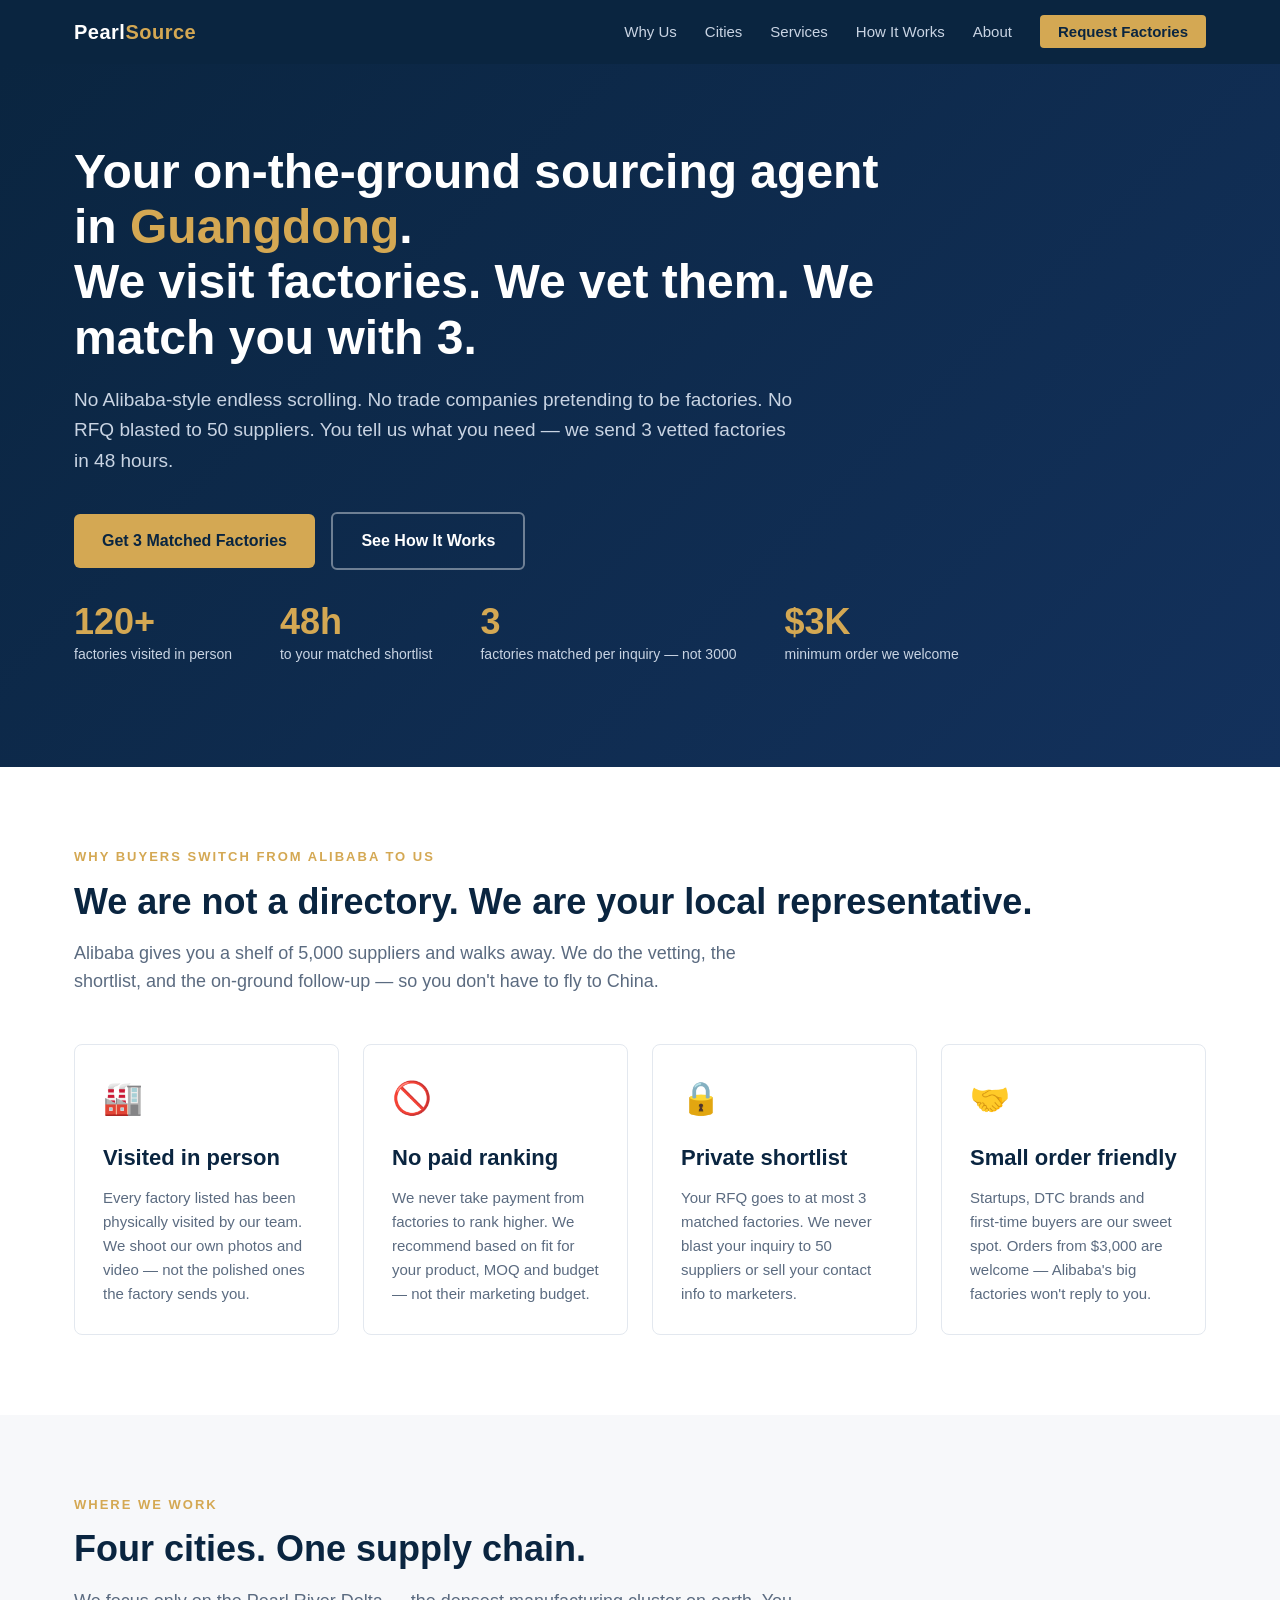
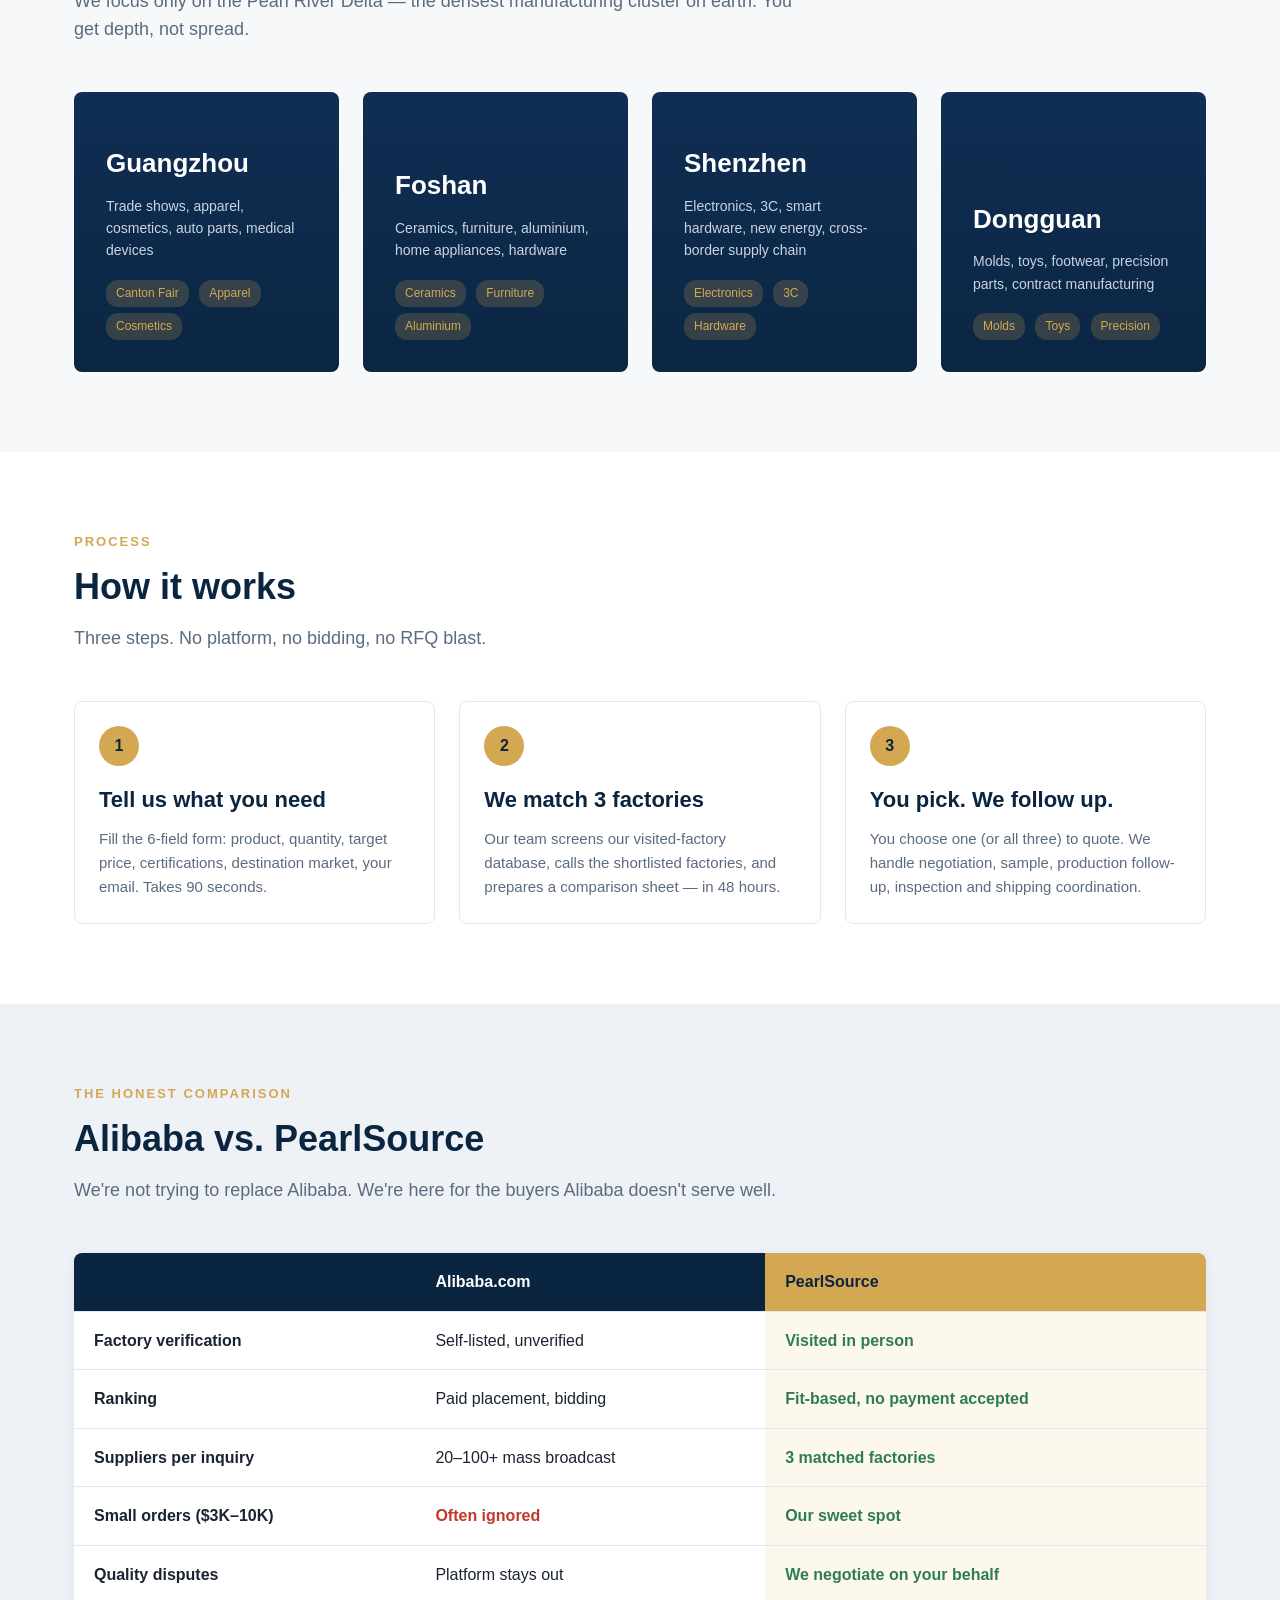
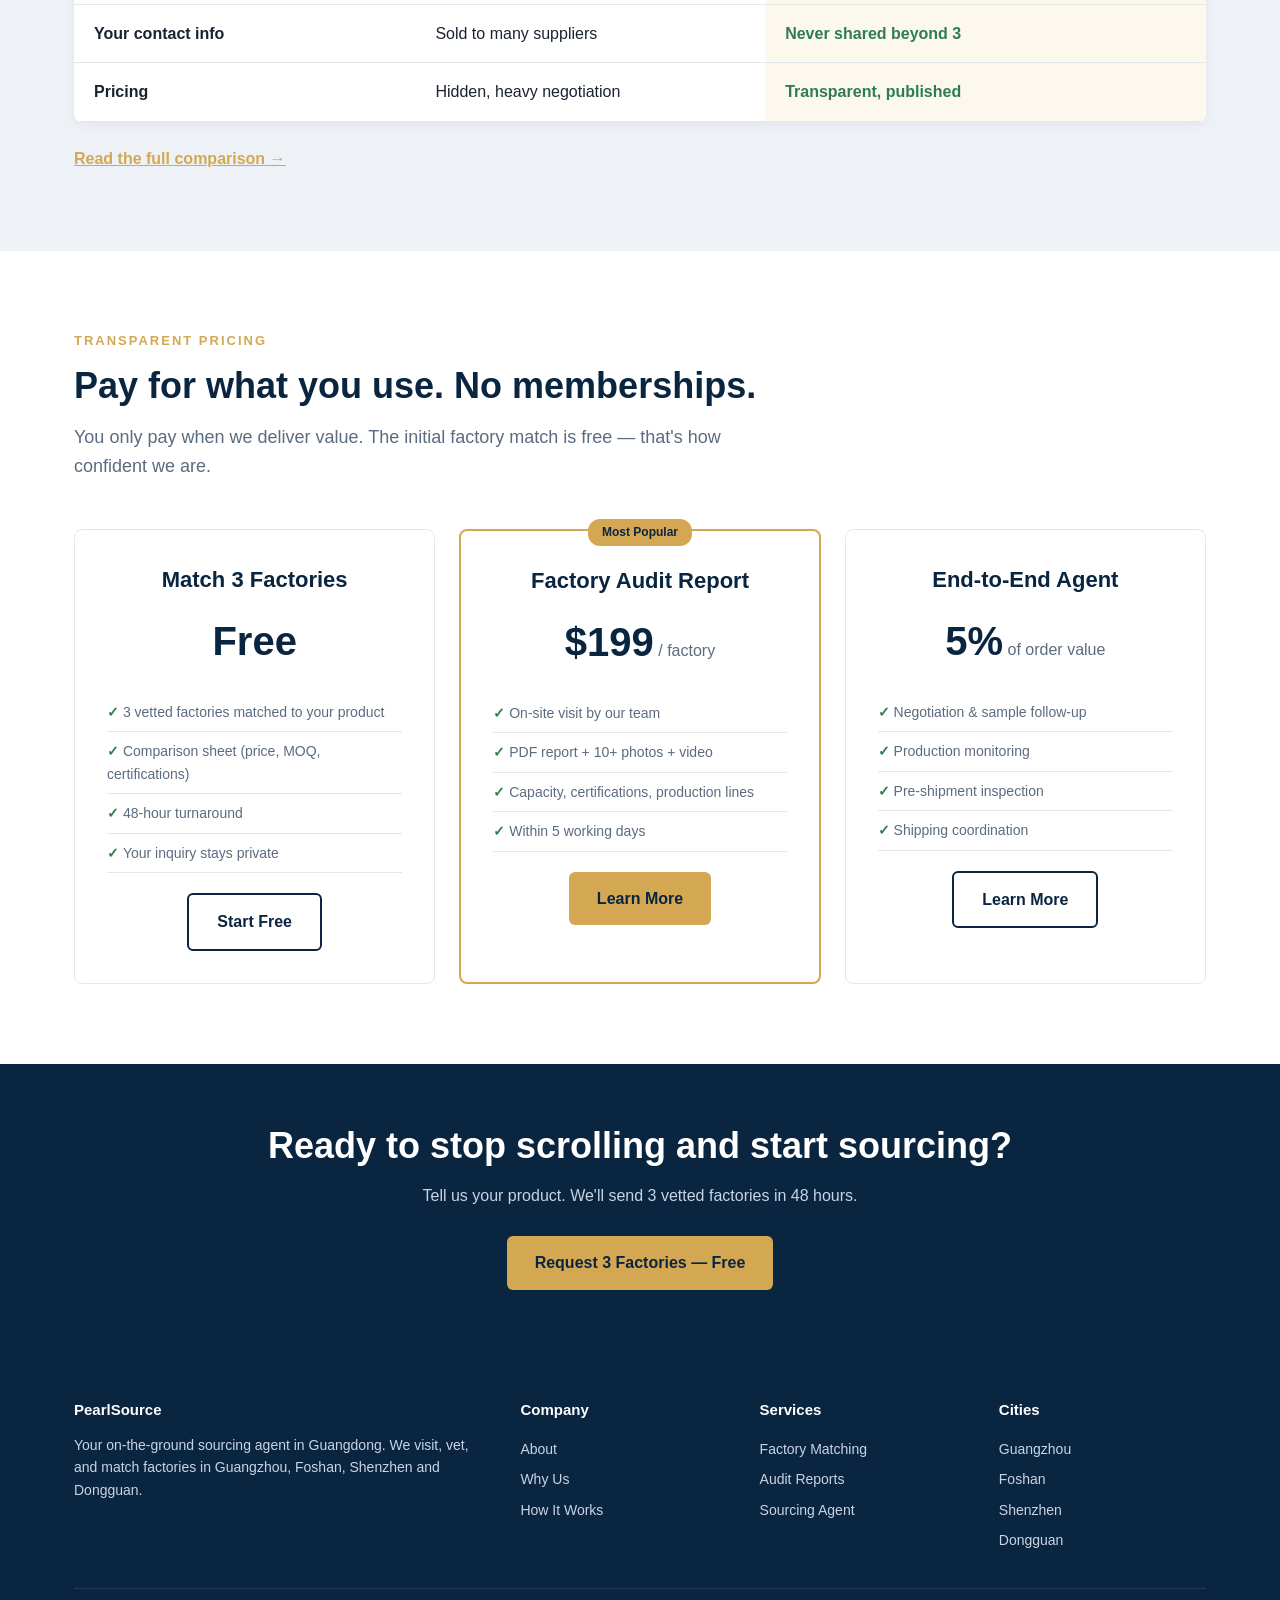
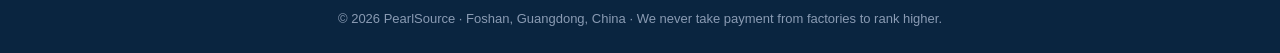
<file: index.html>
<!DOCTYPE html>
<html lang="en">
<head>
  <meta charset="UTF-8">
  <meta name="viewport" content="width=device-width, initial-scale=1.0">
  <title>PearlSource — Your On-the-Ground Sourcing Agent in Guangdong (Guangzhou, Foshan, Shenzhen, Dongguan)</title>
  <meta name="description" content="We visit factories in Guangzhou, Foshan, Shenzhen and Dongguan, vet them personally, and match you with 3 vetted suppliers in 48 hours. No Alibaba-style endless scrolling. No trade companies pretending to be factories.">
  <meta name="keywords" content="sourcing agent Guangzhou, Foshan factory audit, Shenzhen sourcing agent, Dongguan manufacturer, China sourcing agent, vetted factories Guangdong">
  <link rel="canonical" href="https://pearlsource.pages.dev/">

  <!-- Open Graph -->
  <meta property="og:title" content="PearlSource — On-the-Ground Sourcing Agent in Guangdong">
  <meta property="og:description" content="We visit factories in Guangzhou, Foshan, Shenzhen and Dongguan, vet them personally, and match you with 3 vetted suppliers.">
  <meta property="og:type" content="website">
  <meta property="og:url" content="https://pearlsource.pages.dev/">

  <!-- Schema: Organization -->
  <script type="application/ld+json">
  {
    "@context": "https://schema.org",
    "@type": "Organization",
    "name": "PearlSource",
    "description": "On-the-ground sourcing agent serving overseas buyers in Guangzhou, Foshan, Shenzhen and Dongguan.",
    "url": "https://pearlsource.pages.dev",
    "areaServed": ["Guangzhou", "Foshan", "Shenzhen", "Dongguan"],
    "address": {
      "@type": "PostalAddress",
      "addressLocality": "Foshan",
      "addressRegion": "Guangdong",
      "addressCountry": "CN"
    },
    "knowsAbout": ["factory audit", "sourcing", "quality control", "China manufacturing"]
  }
  </script>

  <link rel="stylesheet" href="/css/style.css">
</head>
<body>

<!-- NAV -->
<nav class="nav">
  <div class="container nav-inner">
    <a href="/" class="logo">Pearl<span>Source</span></a>
    <ul class="nav-links">
      <li><a href="/why-us.html">Why Us</a></li>
      <li><a href="/cities.html">Cities</a></li>
      <li><a href="/services.html">Services</a></li>
      <li><a href="/how-it-works.html">How It Works</a></li>
      <li><a href="/about.html">About</a></li>
      <li><a href="/sourcing-request.html" class="nav-cta">Request Factories</a></li>
    </ul>
  </div>
</nav>

<!-- HERO -->
<header class="hero">
  <div class="container">
    <h1>Your on-the-ground sourcing agent in <em>Guangdong</em>.<br>We visit factories. We vet them. We match you with 3.</h1>
    <p class="lead">No Alibaba-style endless scrolling. No trade companies pretending to be factories. No RFQ blasted to 50 suppliers. You tell us what you need — we send 3 vetted factories in 48 hours.</p>
    <div style="margin-bottom: 32px;">
      <a href="/sourcing-request.html" class="btn btn-primary">Get 3 Matched Factories</a>
      <a href="/how-it-works.html" class="btn btn-outline">See How It Works</a>
    </div>
    <div class="hero-stats">
      <div class="hero-stat">
        <span class="num">120+</span>
        <span class="label">factories visited in person</span>
      </div>
      <div class="hero-stat">
        <span class="num">48h</span>
        <span class="label">to your matched shortlist</span>
      </div>
      <div class="hero-stat">
        <span class="num">3</span>
        <span class="label">factories matched per inquiry — not 3000</span>
      </div>
      <div class="hero-stat">
        <span class="num">$3K</span>
        <span class="label">minimum order we welcome</span>
      </div>
    </div>
  </div>
</header>

<!-- DIFFERENTIATORS -->
<section>
  <div class="container">
    <div class="section-label">Why buyers switch from Alibaba to us</div>
    <h2>We are not a directory. We are your local representative.</h2>
    <p class="section-lead">Alibaba gives you a shelf of 5,000 suppliers and walks away. We do the vetting, the shortlist, and the on-ground follow-up — so you don't have to fly to China.</p>

    <div class="grid-4">
      <div class="card">
        <div class="icon">🏭</div>
        <h3>Visited in person</h3>
        <p>Every factory listed has been physically visited by our team. We shoot our own photos and video — not the polished ones the factory sends you.</p>
      </div>
      <div class="card">
        <div class="icon">🚫</div>
        <h3>No paid ranking</h3>
        <p>We never take payment from factories to rank higher. We recommend based on fit for your product, MOQ and budget — not their marketing budget.</p>
      </div>
      <div class="card">
        <div class="icon">🔒</div>
        <h3>Private shortlist</h3>
        <p>Your RFQ goes to at most 3 matched factories. We never blast your inquiry to 50 suppliers or sell your contact info to marketers.</p>
      </div>
      <div class="card">
        <div class="icon">🤝</div>
        <h3>Small order friendly</h3>
        <p>Startups, DTC brands and first-time buyers are our sweet spot. Orders from $3,000 are welcome — Alibaba's big factories won't reply to you.</p>
      </div>
    </div>
  </div>
</section>

<!-- CITIES -->
<section class="alt">
  <div class="container">
    <div class="section-label">Where we work</div>
    <h2>Four cities. One supply chain.</h2>
    <p class="section-lead">We focus only on the Pearl River Delta — the densest manufacturing cluster on earth. You get depth, not spread.</p>

    <div class="grid-4">
      <a href="/cities/guangzhou.html" class="city-card" style="text-decoration:none;">
        <h3>Guangzhou</h3>
        <div class="desc">Trade shows, apparel, cosmetics, auto parts, medical devices</div>
        <div class="tags">
          <span class="tag">Canton Fair</span>
          <span class="tag">Apparel</span>
          <span class="tag">Cosmetics</span>
        </div>
      </a>
      <a href="/cities/foshan.html" class="city-card" style="text-decoration:none;">
        <h3>Foshan</h3>
        <div class="desc">Ceramics, furniture, aluminium, home appliances, hardware</div>
        <div class="tags">
          <span class="tag">Ceramics</span>
          <span class="tag">Furniture</span>
          <span class="tag">Aluminium</span>
        </div>
      </a>
      <a href="/cities/shenzhen.html" class="city-card" style="text-decoration:none;">
        <h3>Shenzhen</h3>
        <div class="desc">Electronics, 3C, smart hardware, new energy, cross-border supply chain</div>
        <div class="tags">
          <span class="tag">Electronics</span>
          <span class="tag">3C</span>
          <span class="tag">Hardware</span>
        </div>
      </a>
      <a href="/cities/dongguan.html" class="city-card" style="text-decoration:none;">
        <h3>Dongguan</h3>
        <div class="desc">Molds, toys, footwear, precision parts, contract manufacturing</div>
        <div class="tags">
          <span class="tag">Molds</span>
          <span class="tag">Toys</span>
          <span class="tag">Precision</span>
        </div>
      </a>
    </div>
  </div>
</section>

<!-- HOW IT WORKS -->
<section>
  <div class="container">
    <div class="section-label">Process</div>
    <h2>How it works</h2>
    <p class="section-lead">Three steps. No platform, no bidding, no RFQ blast.</p>

    <div class="grid-3">
      <div class="step card">
        <span class="step-num">1</span>
        <h3>Tell us what you need</h3>
        <p>Fill the 6-field form: product, quantity, target price, certifications, destination market, your email. Takes 90 seconds.</p>
      </div>
      <div class="step card">
        <span class="step-num">2</span>
        <h3>We match 3 factories</h3>
        <p>Our team screens our visited-factory database, calls the shortlisted factories, and prepares a comparison sheet — in 48 hours.</p>
      </div>
      <div class="step card">
        <span class="step-num">3</span>
        <h3>You pick. We follow up.</h3>
        <p>You choose one (or all three) to quote. We handle negotiation, sample, production follow-up, inspection and shipping coordination.</p>
      </div>
    </div>
  </div>
</section>

<!-- COMPARISON PREVIEW -->
<section class="tint">
  <div class="container">
    <div class="section-label">The honest comparison</div>
    <h2>Alibaba vs. PearlSource</h2>
    <p class="section-lead">We're not trying to replace Alibaba. We're here for the buyers Alibaba doesn't serve well.</p>

    <table class="compare">
      <thead>
        <tr>
          <th></th>
          <th>Alibaba.com</th>
          <th class="us">PearlSource</th>
        </tr>
      </thead>
      <tbody>
        <tr>
          <td><strong>Factory verification</strong></td>
          <td>Self-listed, unverified</td>
          <td class="us"><span class="yes">Visited in person</span></td>
        </tr>
        <tr>
          <td><strong>Ranking</strong></td>
          <td>Paid placement, bidding</td>
          <td class="us"><span class="yes">Fit-based, no payment accepted</span></td>
        </tr>
        <tr>
          <td><strong>Suppliers per inquiry</strong></td>
          <td>20–100+ mass broadcast</td>
          <td class="us"><span class="yes">3 matched factories</span></td>
        </tr>
        <tr>
          <td><strong>Small orders ($3K–10K)</strong></td>
          <td><span class="no">Often ignored</span></td>
          <td class="us"><span class="yes">Our sweet spot</span></td>
        </tr>
        <tr>
          <td><strong>Quality disputes</strong></td>
          <td>Platform stays out</td>
          <td class="us"><span class="yes">We negotiate on your behalf</span></td>
        </tr>
        <tr>
          <td><strong>Your contact info</strong></td>
          <td>Sold to many suppliers</td>
          <td class="us"><span class="yes">Never shared beyond 3</span></td>
        </tr>
        <tr>
          <td><strong>Pricing</strong></td>
          <td>Hidden, heavy negotiation</td>
          <td class="us"><span class="yes">Transparent, published</span></td>
        </tr>
      </tbody>
    </table>

    <p style="margin-top: 24px;"><a href="/why-us.html" style="color: var(--amber); font-weight: 600;">Read the full comparison →</a></p>
  </div>
</section>

<!-- PRICING PREVIEW -->
<section>
  <div class="container">
    <div class="section-label">Transparent pricing</div>
    <h2>Pay for what you use. No memberships.</h2>
    <p class="section-lead">You only pay when we deliver value. The initial factory match is free — that's how confident we are.</p>

    <div class="grid-3">
      <div class="price-card">
        <h3>Match 3 Factories</h3>
        <div class="price">Free</div>
        <ul>
          <li>3 vetted factories matched to your product</li>
          <li>Comparison sheet (price, MOQ, certifications)</li>
          <li>48-hour turnaround</li>
          <li>Your inquiry stays private</li>
        </ul>
        <a href="/sourcing-request.html" class="btn btn-ghost">Start Free</a>
      </div>
      <div class="price-card featured">
        <div class="badge">Most Popular</div>
        <h3>Factory Audit Report</h3>
        <div class="price">$199<small> / factory</small></div>
        <ul>
          <li>On-site visit by our team</li>
          <li>PDF report + 10+ photos + video</li>
          <li>Capacity, certifications, production lines</li>
          <li>Within 5 working days</li>
        </ul>
        <a href="/services.html" class="btn btn-primary">Learn More</a>
      </div>
      <div class="price-card">
        <h3>End-to-End Agent</h3>
        <div class="price">5%<small> of order value</small></div>
        <ul>
          <li>Negotiation & sample follow-up</li>
          <li>Production monitoring</li>
          <li>Pre-shipment inspection</li>
          <li>Shipping coordination</li>
        </ul>
        <a href="/services.html" class="btn btn-ghost">Learn More</a>
      </div>
    </div>
  </div>
</section>

<!-- CTA BAND -->
<section class="cta-band">
  <div class="container">
    <h2>Ready to stop scrolling and start sourcing?</h2>
    <p>Tell us your product. We'll send 3 vetted factories in 48 hours.</p>
    <a href="/sourcing-request.html" class="btn btn-primary">Request 3 Factories — Free</a>
  </div>
</section>

<!-- FOOTER -->
<footer>
  <div class="container">
    <div class="footer-grid">
      <div>
        <h4>PearlSource</h4>
        <p style="margin-top: 8px;">Your on-the-ground sourcing agent in Guangdong. We visit, vet, and match factories in Guangzhou, Foshan, Shenzhen and Dongguan.</p>
      </div>
      <div>
        <h4>Company</h4>
        <a href="/about.html">About</a>
        <a href="/why-us.html">Why Us</a>
        <a href="/how-it-works.html">How It Works</a>
      </div>
      <div>
        <h4>Services</h4>
        <a href="/services.html">Factory Matching</a>
        <a href="/services.html">Audit Reports</a>
        <a href="/services.html">Sourcing Agent</a>
      </div>
      <div>
        <h4>Cities</h4>
        <a href="/cities/guangzhou.html">Guangzhou</a>
        <a href="/cities/foshan.html">Foshan</a>
        <a href="/cities/shenzhen.html">Shenzhen</a>
        <a href="/cities/dongguan.html">Dongguan</a>
      </div>
    </div>
    <div class="footer-bottom">
      © 2026 PearlSource · Foshan, Guangdong, China · We never take payment from factories to rank higher.
    </div>
  </div>
</footer>

</body>
</html>
</file>
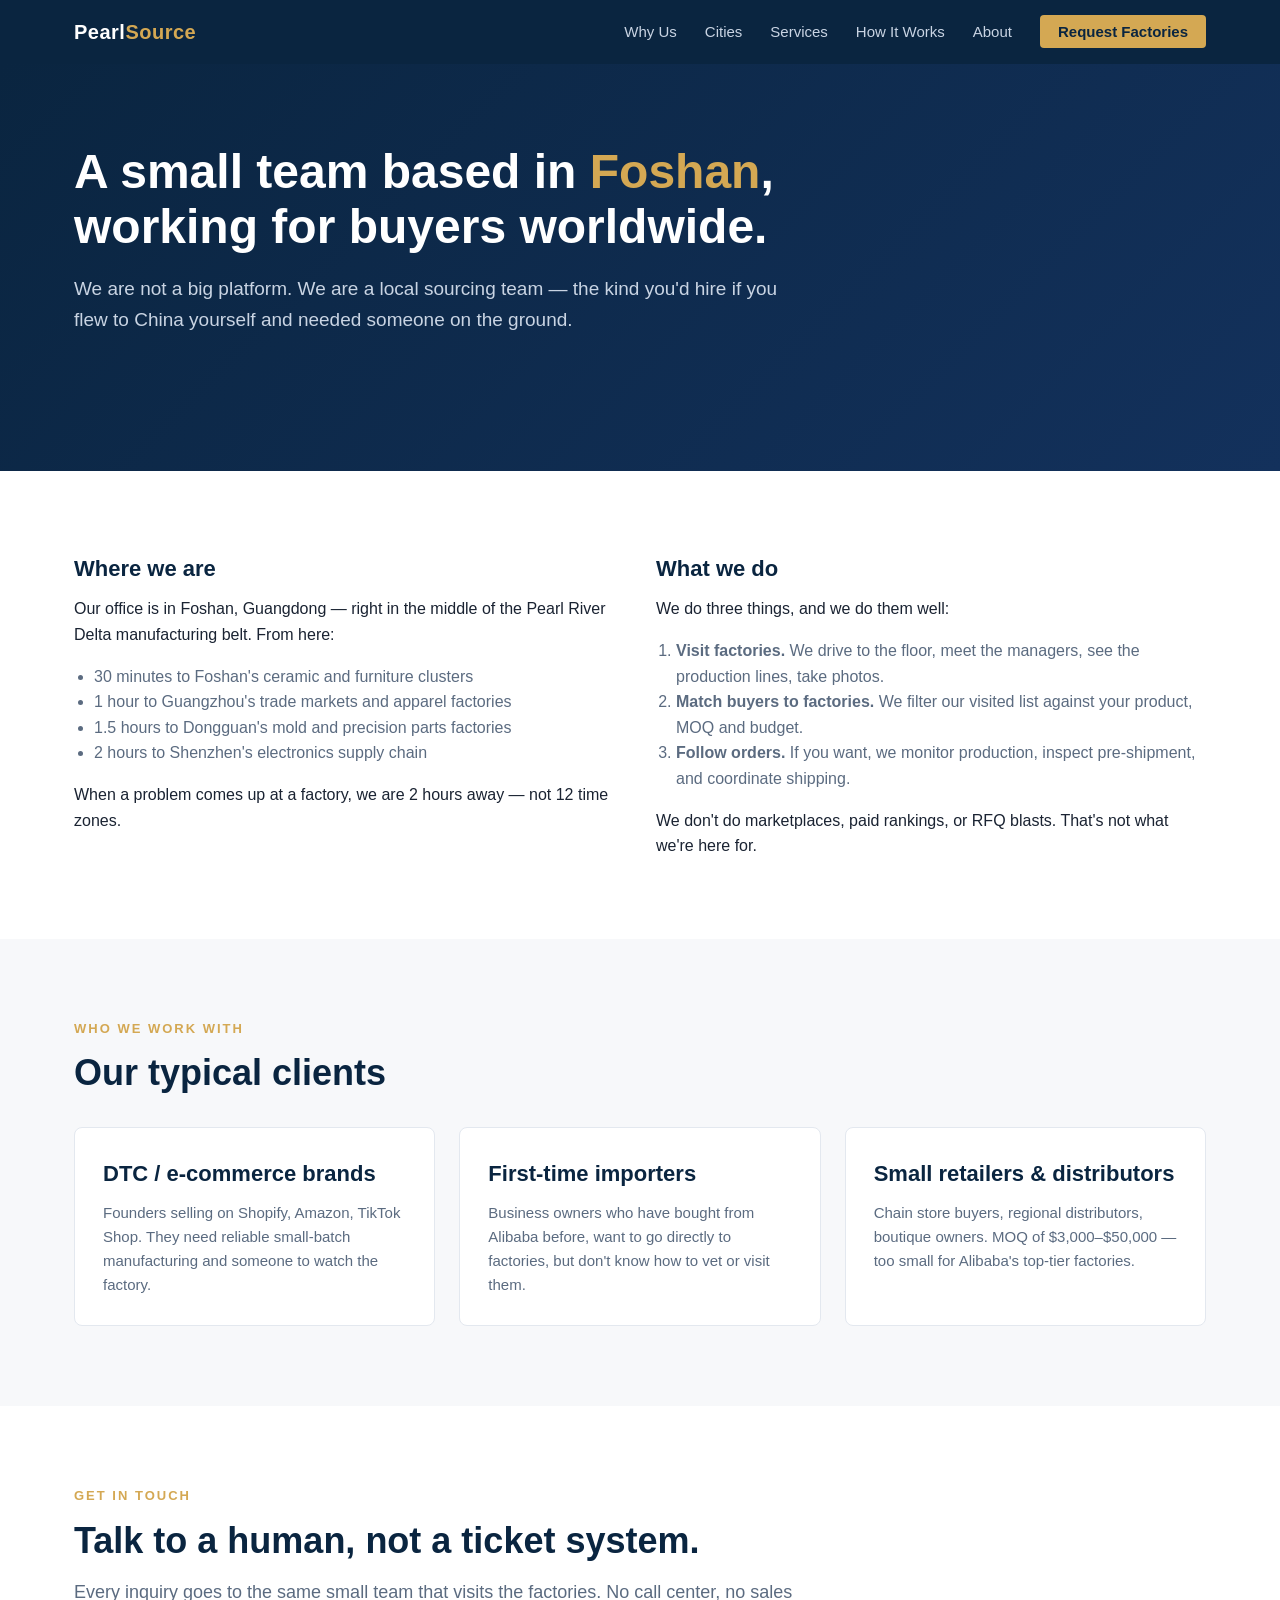
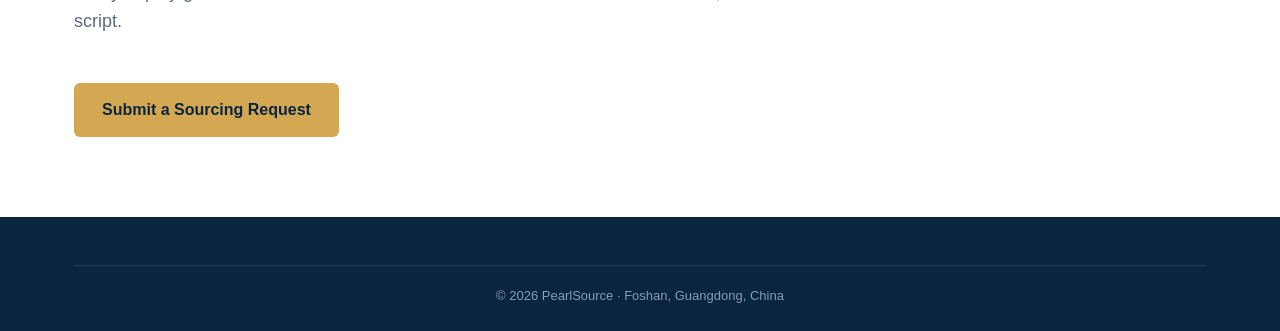
<file: about.html>
<!DOCTYPE html>
<html lang="en">
<head>
  <meta charset="UTF-8">
  <meta name="viewport" content="width=device-width, initial-scale=1.0">
  <title>About PearlSource — Local Sourcing Team in Foshan, Guangdong</title>
  <meta name="description" content="We are a small team based in Foshan, Guangdong. We visit factories in Guangzhou, Foshan, Shenzhen and Dongguan so you don't have to fly to China.">
  <link rel="canonical" href="https://pearlsource.pages.dev/about.html">
  <link rel="stylesheet" href="/css/style.css">
</head>
<body>

<nav class="nav">
  <div class="container nav-inner">
    <a href="/" class="logo">Pearl<span>Source</span></a>
    <ul class="nav-links">
      <li><a href="/why-us.html">Why Us</a></li>
      <li><a href="/cities.html">Cities</a></li>
      <li><a href="/services.html">Services</a></li>
      <li><a href="/how-it-works.html">How It Works</a></li>
      <li><a href="/about.html">About</a></li>
      <li><a href="/sourcing-request.html" class="nav-cta">Request Factories</a></li>
    </ul>
  </div>
</nav>

<header class="hero">
  <div class="container">
    <h1>A small team based in <em>Foshan</em>, working for buyers worldwide.</h1>
    <p class="lead">We are not a big platform. We are a local sourcing team — the kind you'd hire if you flew to China yourself and needed someone on the ground.</p>
  </div>
</header>

<section>
  <div class="container">
    <div class="grid-2">
      <div>
        <h3>Where we are</h3>
        <p>Our office is in Foshan, Guangdong — right in the middle of the Pearl River Delta manufacturing belt. From here:</p>
        <ul style="margin: 16px 0 16px 20px; color: var(--text-mute);">
          <li>30 minutes to Foshan's ceramic and furniture clusters</li>
          <li>1 hour to Guangzhou's trade markets and apparel factories</li>
          <li>1.5 hours to Dongguan's mold and precision parts factories</li>
          <li>2 hours to Shenzhen's electronics supply chain</li>
        </ul>
        <p>When a problem comes up at a factory, we are 2 hours away — not 12 time zones.</p>
      </div>
      <div>
        <h3>What we do</h3>
        <p>We do three things, and we do them well:</p>
        <ol style="margin: 16px 0 16px 20px; color: var(--text-mute);">
          <li><strong>Visit factories.</strong> We drive to the floor, meet the managers, see the production lines, take photos.</li>
          <li><strong>Match buyers to factories.</strong> We filter our visited list against your product, MOQ and budget.</li>
          <li><strong>Follow orders.</strong> If you want, we monitor production, inspect pre-shipment, and coordinate shipping.</li>
        </ol>
        <p>We don't do marketplaces, paid rankings, or RFQ blasts. That's not what we're here for.</p>
      </div>
    </div>
  </div>
</section>

<section class="alt">
  <div class="container">
    <div class="section-label">Who we work with</div>
    <h2>Our typical clients</h2>
    <div class="grid-3" style="margin-top: 32px;">
      <div class="card">
        <h3>DTC / e-commerce brands</h3>
        <p>Founders selling on Shopify, Amazon, TikTok Shop. They need reliable small-batch manufacturing and someone to watch the factory.</p>
      </div>
      <div class="card">
        <h3>First-time importers</h3>
        <p>Business owners who have bought from Alibaba before, want to go directly to factories, but don't know how to vet or visit them.</p>
      </div>
      <div class="card">
        <h3>Small retailers & distributors</h3>
        <p>Chain store buyers, regional distributors, boutique owners. MOQ of $3,000–$50,000 — too small for Alibaba's top-tier factories.</p>
      </div>
    </div>
  </div>
</section>

<section>
  <div class="container">
    <div class="section-label">Get in touch</div>
    <h2>Talk to a human, not a ticket system.</h2>
    <p class="section-lead">Every inquiry goes to the same small team that visits the factories. No call center, no sales script.</p>
    <p><a href="/sourcing-request.html" class="btn btn-primary">Submit a Sourcing Request</a></p>
  </div>
</section>

<footer>
  <div class="container">
    <div class="footer-bottom">© 2026 PearlSource · Foshan, Guangdong, China</div>
  </div>
</footer>

</body>
</html>
</file>
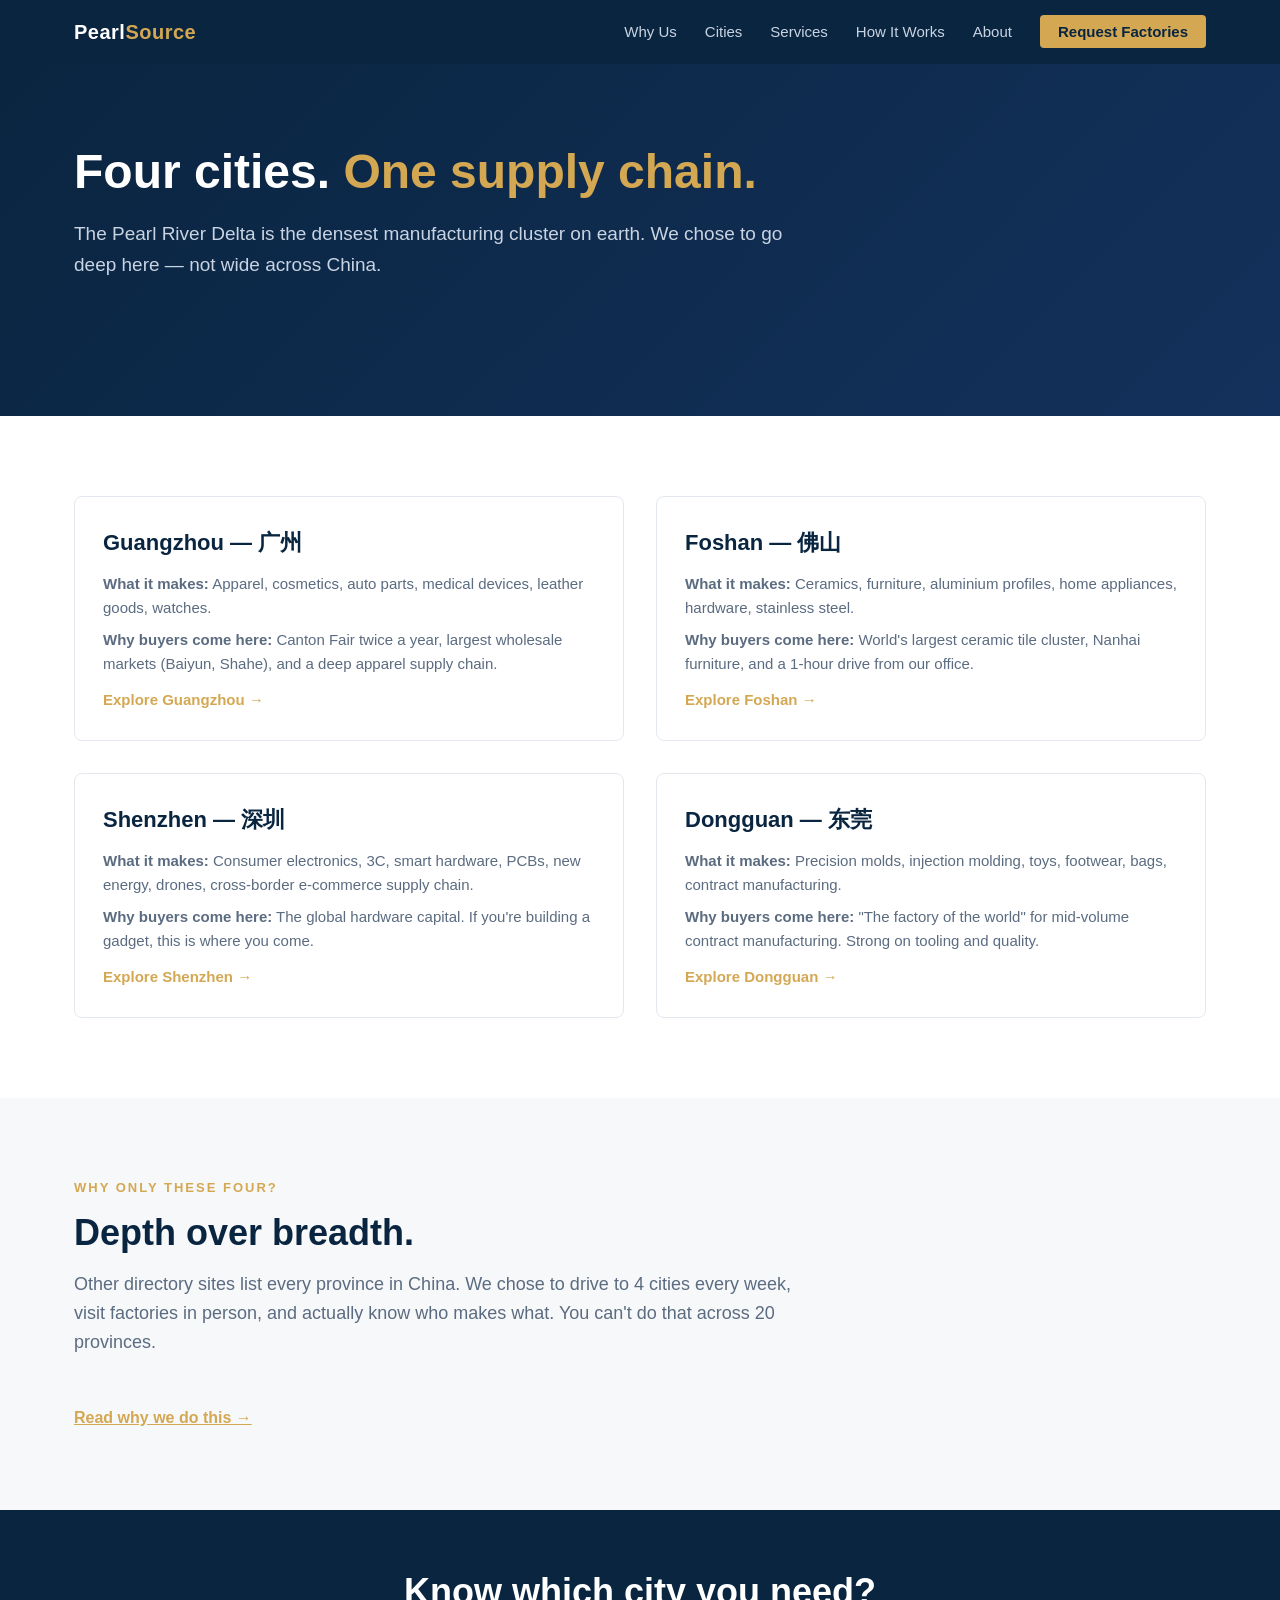
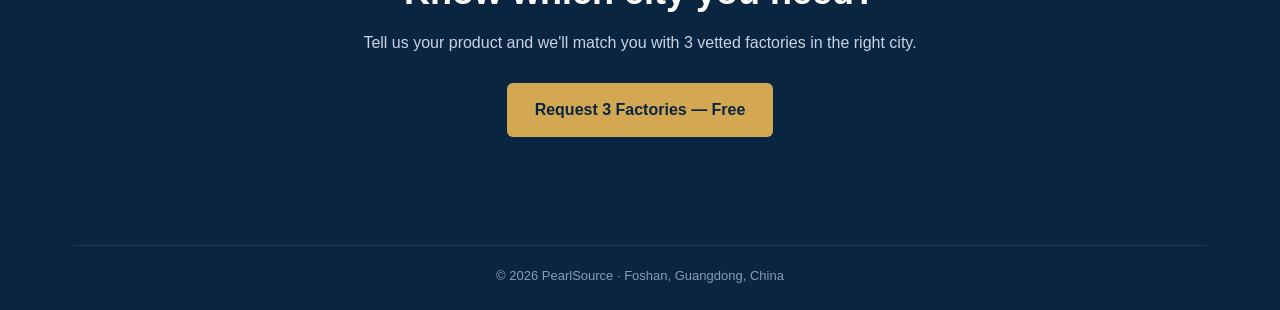
<file: cities.html>
<!DOCTYPE html>
<html lang="en">
<head>
  <meta charset="UTF-8">
  <meta name="viewport" content="width=device-width, initial-scale=1.0">
  <title>Guangzhou, Foshan, Shenzhen, Dongguan — Pearl River Delta Sourcing | PearlSource</title>
  <meta name="description" content="We focus only on four Pearl River Delta cities: Guangzhou (apparel, trade), Foshan (ceramics, furniture), Shenzhen (electronics), Dongguan (molds, precision).">
  <link rel="canonical" href="https://pearlsource.pages.dev/cities.html">
  <link rel="stylesheet" href="/css/style.css">
</head>
<body>

<nav class="nav">
  <div class="container nav-inner">
    <a href="/" class="logo">Pearl<span>Source</span></a>
    <ul class="nav-links">
      <li><a href="/why-us.html">Why Us</a></li>
      <li><a href="/cities.html">Cities</a></li>
      <li><a href="/services.html">Services</a></li>
      <li><a href="/how-it-works.html">How It Works</a></li>
      <li><a href="/about.html">About</a></li>
      <li><a href="/sourcing-request.html" class="nav-cta">Request Factories</a></li>
    </ul>
  </div>
</nav>

<header class="hero">
  <div class="container">
    <h1>Four cities. <em>One supply chain.</em></h1>
    <p class="lead">The Pearl River Delta is the densest manufacturing cluster on earth. We chose to go deep here — not wide across China.</p>
  </div>
</header>

<section>
  <div class="container">
    <div class="grid-2">
      <a href="/cities/guangzhou.html" class="card" style="text-decoration:none;">
        <h3>Guangzhou — 广州</h3>
        <p style="margin-top: 12px;"><strong>What it makes:</strong> Apparel, cosmetics, auto parts, medical devices, leather goods, watches.</p>
        <p style="margin-top: 8px;"><strong>Why buyers come here:</strong> Canton Fair twice a year, largest wholesale markets (Baiyun, Shahe), and a deep apparel supply chain.</p>
        <p style="margin-top: 12px; color: var(--amber); font-weight: 600;">Explore Guangzhou →</p>
      </a>
      <a href="/cities/foshan.html" class="card" style="text-decoration:none;">
        <h3>Foshan — 佛山</h3>
        <p style="margin-top: 12px;"><strong>What it makes:</strong> Ceramics, furniture, aluminium profiles, home appliances, hardware, stainless steel.</p>
        <p style="margin-top: 8px;"><strong>Why buyers come here:</strong> World's largest ceramic tile cluster, Nanhai furniture, and a 1-hour drive from our office.</p>
        <p style="margin-top: 12px; color: var(--amber); font-weight: 600;">Explore Foshan →</p>
      </a>
      <a href="/cities/shenzhen.html" class="card" style="text-decoration:none;">
        <h3>Shenzhen — 深圳</h3>
        <p style="margin-top: 12px;"><strong>What it makes:</strong> Consumer electronics, 3C, smart hardware, PCBs, new energy, drones, cross-border e-commerce supply chain.</p>
        <p style="margin-top: 8px;"><strong>Why buyers come here:</strong> The global hardware capital. If you're building a gadget, this is where you come.</p>
        <p style="margin-top: 12px; color: var(--amber); font-weight: 600;">Explore Shenzhen →</p>
      </a>
      <a href="/cities/dongguan.html" class="card" style="text-decoration:none;">
        <h3>Dongguan — 东莞</h3>
        <p style="margin-top: 12px;"><strong>What it makes:</strong> Precision molds, injection molding, toys, footwear, bags, contract manufacturing.</p>
        <p style="margin-top: 8px;"><strong>Why buyers come here:</strong> "The factory of the world" for mid-volume contract manufacturing. Strong on tooling and quality.</p>
        <p style="margin-top: 12px; color: var(--amber); font-weight: 600;">Explore Dongguan →</p>
      </a>
    </div>
  </div>
</section>

<section class="alt">
  <div class="container">
    <div class="section-label">Why only these four?</div>
    <h2>Depth over breadth.</h2>
    <p class="section-lead">Other directory sites list every province in China. We chose to drive to 4 cities every week, visit factories in person, and actually know who makes what. You can't do that across 20 provinces.</p>
    <p><a href="/why-us.html" style="color: var(--amber); font-weight: 600;">Read why we do this →</a></p>
  </div>
</section>

<section class="cta-band">
  <div class="container">
    <h2>Know which city you need?</h2>
    <p>Tell us your product and we'll match you with 3 vetted factories in the right city.</p>
    <a href="/sourcing-request.html" class="btn btn-primary">Request 3 Factories — Free</a>
  </div>
</section>

<footer>
  <div class="container">
    <div class="footer-bottom">© 2026 PearlSource · Foshan, Guangdong, China</div>
  </div>
</footer>

</body>
</html>
</file>
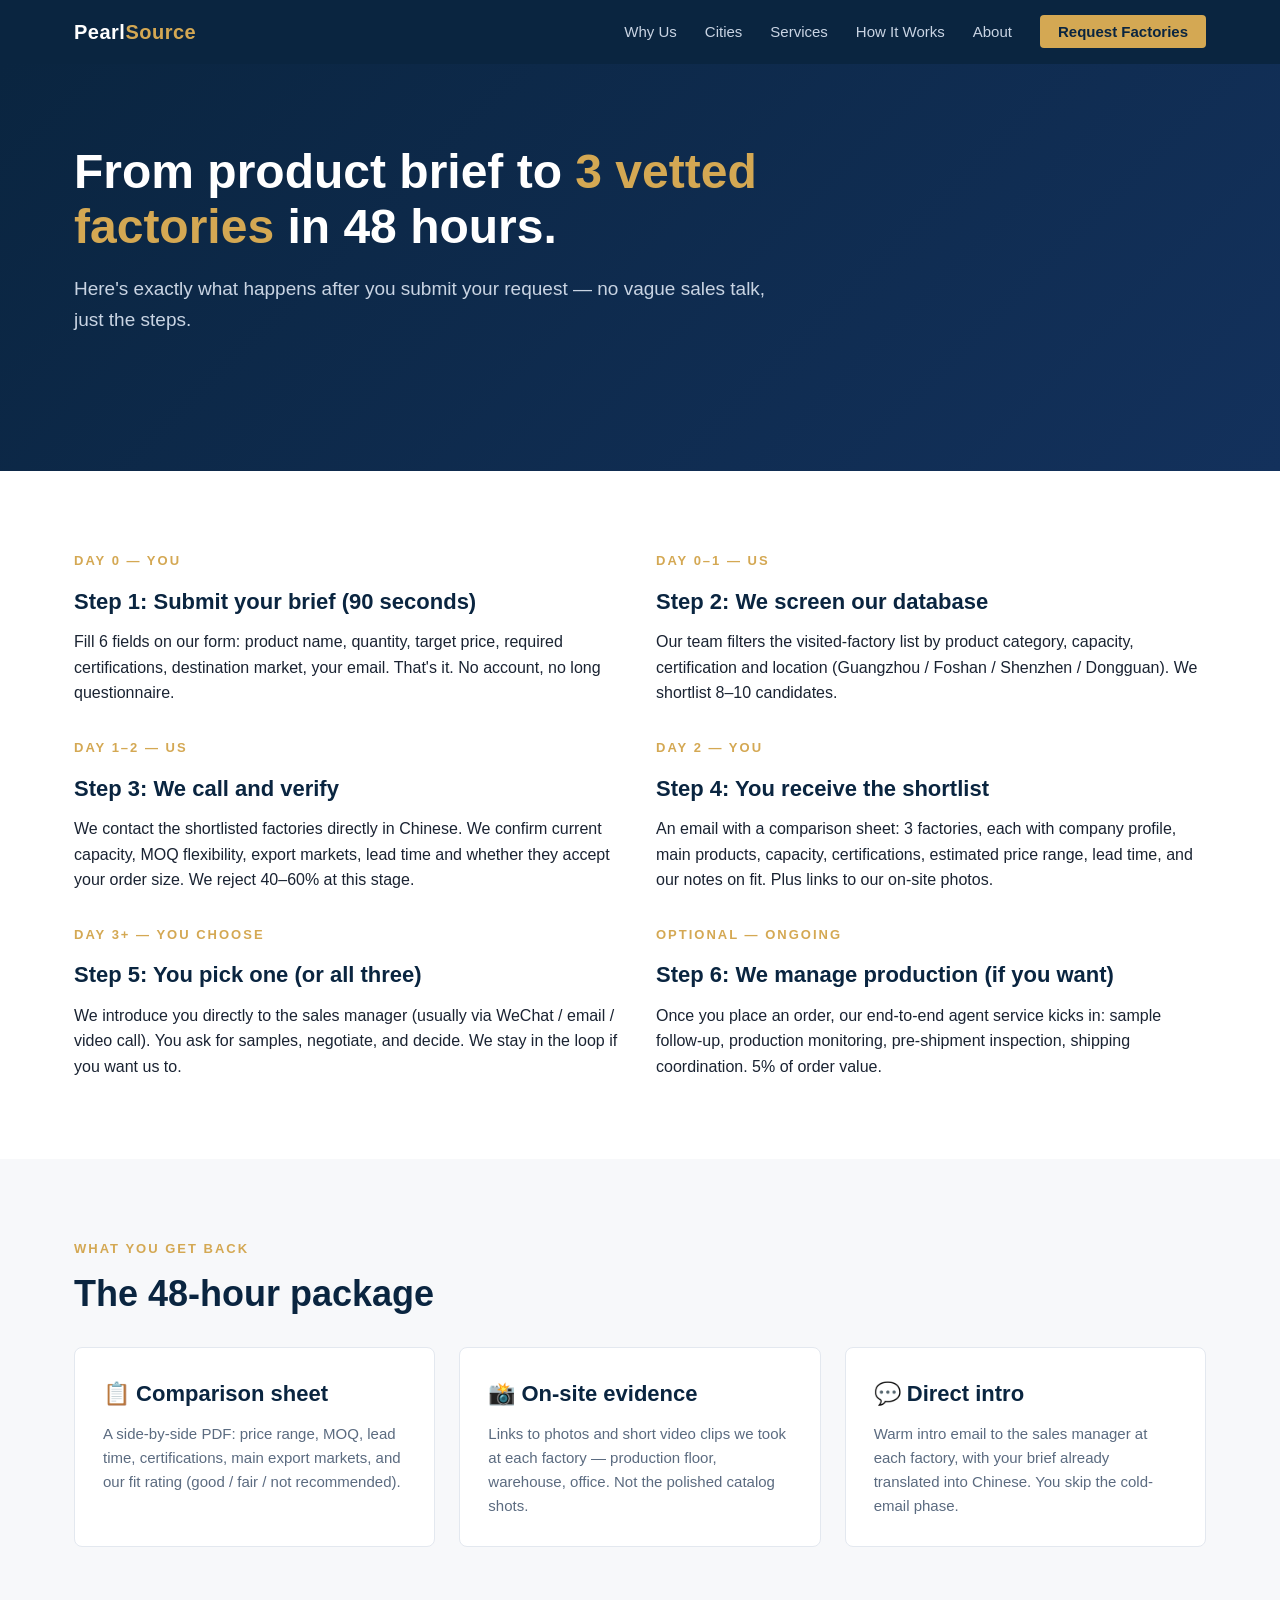
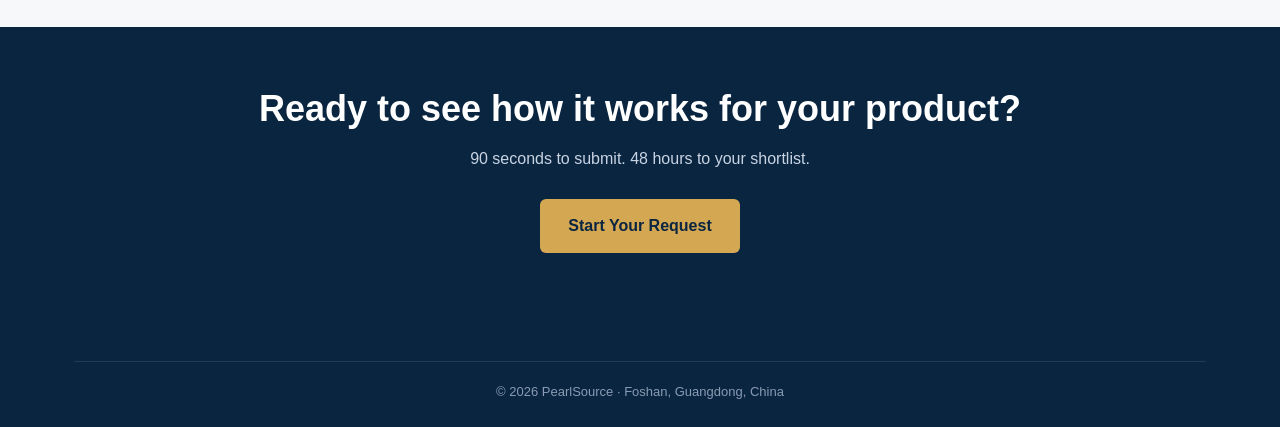
<file: how-it-works.html>
<!DOCTYPE html>
<html lang="en">
<head>
  <meta charset="UTF-8">
  <meta name="viewport" content="width=device-width, initial-scale=1.0">
  <title>How It Works — 48-Hour Factory Matching | PearlSource</title>
  <meta name="description" content="From your product brief to 3 vetted factories in 48 hours. See the exact process, what we need from you, and what you get back.">
  <link rel="canonical" href="https://pearlsource.pages.dev/how-it-works.html">
  <link rel="stylesheet" href="/css/style.css">
</head>
<body>

<nav class="nav">
  <div class="container nav-inner">
    <a href="/" class="logo">Pearl<span>Source</span></a>
    <ul class="nav-links">
      <li><a href="/why-us.html">Why Us</a></li>
      <li><a href="/cities.html">Cities</a></li>
      <li><a href="/services.html">Services</a></li>
      <li><a href="/how-it-works.html">How It Works</a></li>
      <li><a href="/about.html">About</a></li>
      <li><a href="/sourcing-request.html" class="nav-cta">Request Factories</a></li>
    </ul>
  </div>
</nav>

<header class="hero">
  <div class="container">
    <h1>From product brief to <em>3 vetted factories</em> in 48 hours.</h1>
    <p class="lead">Here's exactly what happens after you submit your request — no vague sales talk, just the steps.</p>
  </div>
</header>

<section>
  <div class="container">
    <div class="grid-2">
      <div>
        <div class="section-label">Day 0 — You</div>
        <h3>Step 1: Submit your brief (90 seconds)</h3>
        <p>Fill 6 fields on our form: product name, quantity, target price, required certifications, destination market, your email. That's it. No account, no long questionnaire.</p>
      </div>
      <div>
        <div class="section-label">Day 0–1 — Us</div>
        <h3>Step 2: We screen our database</h3>
        <p>Our team filters the visited-factory list by product category, capacity, certification and location (Guangzhou / Foshan / Shenzhen / Dongguan). We shortlist 8–10 candidates.</p>
      </div>
      <div>
        <div class="section-label">Day 1–2 — Us</div>
        <h3>Step 3: We call and verify</h3>
        <p>We contact the shortlisted factories directly in Chinese. We confirm current capacity, MOQ flexibility, export markets, lead time and whether they accept your order size. We reject 40–60% at this stage.</p>
      </div>
      <div>
        <div class="section-label">Day 2 — You</div>
        <h3>Step 4: You receive the shortlist</h3>
        <p>An email with a comparison sheet: 3 factories, each with company profile, main products, capacity, certifications, estimated price range, lead time, and our notes on fit. Plus links to our on-site photos.</p>
      </div>
      <div>
        <div class="section-label">Day 3+ — You choose</div>
        <h3>Step 5: You pick one (or all three)</h3>
        <p>We introduce you directly to the sales manager (usually via WeChat / email / video call). You ask for samples, negotiate, and decide. We stay in the loop if you want us to.</p>
      </div>
      <div>
        <div class="section-label">Optional — Ongoing</div>
        <h3>Step 6: We manage production (if you want)</h3>
        <p>Once you place an order, our end-to-end agent service kicks in: sample follow-up, production monitoring, pre-shipment inspection, shipping coordination. 5% of order value.</p>
      </div>
    </div>
  </div>
</section>

<section class="alt">
  <div class="container">
    <div class="section-label">What you get back</div>
    <h2>The 48-hour package</h2>
    <div class="grid-3" style="margin-top: 32px;">
      <div class="card">
        <h3>📋 Comparison sheet</h3>
        <p>A side-by-side PDF: price range, MOQ, lead time, certifications, main export markets, and our fit rating (good / fair / not recommended).</p>
      </div>
      <div class="card">
        <h3>📸 On-site evidence</h3>
        <p>Links to photos and short video clips we took at each factory — production floor, warehouse, office. Not the polished catalog shots.</p>
      </div>
      <div class="card">
        <h3>💬 Direct intro</h3>
        <p>Warm intro email to the sales manager at each factory, with your brief already translated into Chinese. You skip the cold-email phase.</p>
      </div>
    </div>
  </div>
</section>

<section class="cta-band">
  <div class="container">
    <h2>Ready to see how it works for your product?</h2>
    <p>90 seconds to submit. 48 hours to your shortlist.</p>
    <a href="/sourcing-request.html" class="btn btn-primary">Start Your Request</a>
  </div>
</section>

<footer>
  <div class="container">
    <div class="footer-bottom">© 2026 PearlSource · Foshan, Guangdong, China</div>
  </div>
</footer>

</body>
</html>
</file>
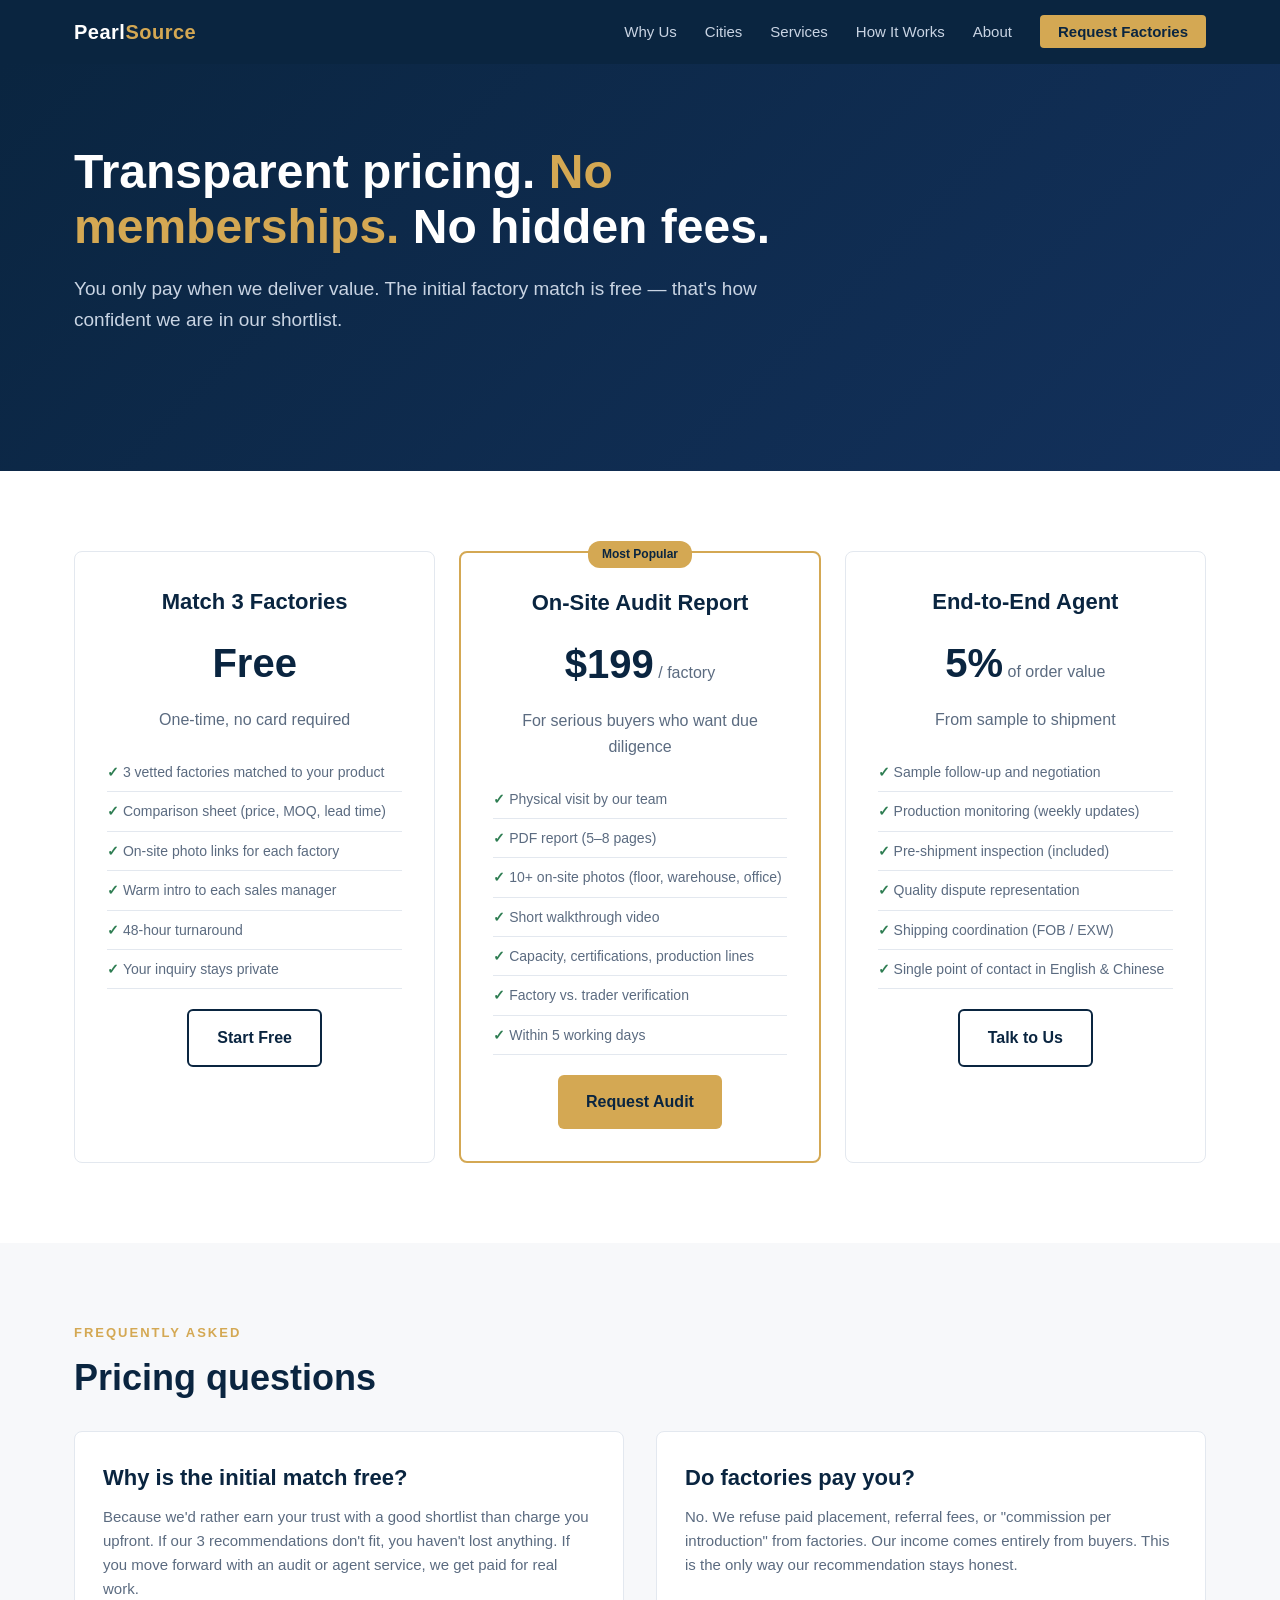
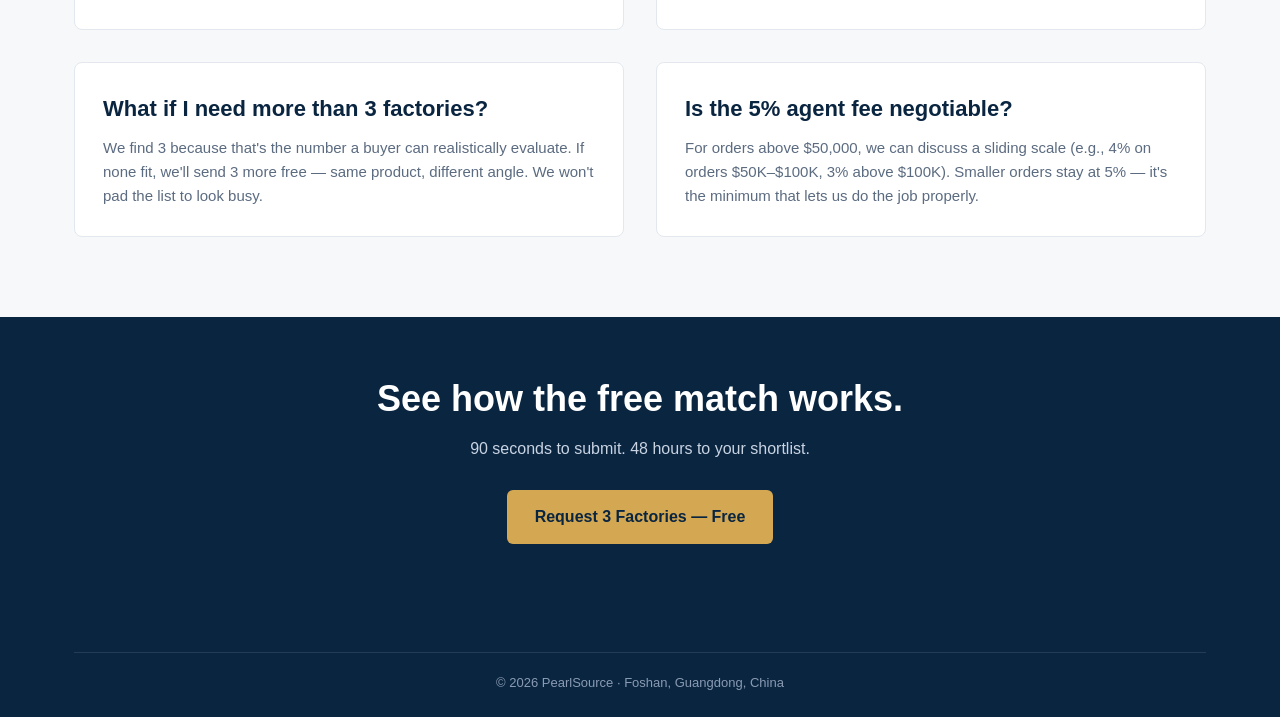
<file: services.html>
<!DOCTYPE html>
<html lang="en">
<head>
  <meta charset="UTF-8">
  <meta name="viewport" content="width=device-width, initial-scale=1.0">
  <title>Services & Pricing — Factory Match, Audit, Sourcing Agent | PearlSource</title>
  <meta name="description" content="Transparent pricing: free factory matching, $199 on-site audit reports, 5% end-to-end sourcing agent. No memberships, no hidden fees.">
  <link rel="canonical" href="https://pearlsource.pages.dev/services.html">
  <link rel="stylesheet" href="/css/style.css">
</head>
<body>

<nav class="nav">
  <div class="container nav-inner">
    <a href="/" class="logo">Pearl<span>Source</span></a>
    <ul class="nav-links">
      <li><a href="/why-us.html">Why Us</a></li>
      <li><a href="/cities.html">Cities</a></li>
      <li><a href="/services.html">Services</a></li>
      <li><a href="/how-it-works.html">How It Works</a></li>
      <li><a href="/about.html">About</a></li>
      <li><a href="/sourcing-request.html" class="nav-cta">Request Factories</a></li>
    </ul>
  </div>
</nav>

<header class="hero">
  <div class="container">
    <h1>Transparent pricing. <em>No memberships.</em> No hidden fees.</h1>
    <p class="lead">You only pay when we deliver value. The initial factory match is free — that's how confident we are in our shortlist.</p>
  </div>
</header>

<section>
  <div class="container">
    <div class="grid-3">
      <div class="price-card">
        <h3>Match 3 Factories</h3>
        <div class="price">Free</div>
        <p style="color: var(--text-mute);">One-time, no card required</p>
        <ul style="margin-top: 20px;">
          <li>3 vetted factories matched to your product</li>
          <li>Comparison sheet (price, MOQ, lead time)</li>
          <li>On-site photo links for each factory</li>
          <li>Warm intro to each sales manager</li>
          <li>48-hour turnaround</li>
          <li>Your inquiry stays private</li>
        </ul>
        <a href="/sourcing-request.html" class="btn btn-ghost">Start Free</a>
      </div>

      <div class="price-card featured">
        <div class="badge">Most Popular</div>
        <h3>On-Site Audit Report</h3>
        <div class="price">$199<small> / factory</small></div>
        <p style="color: var(--text-mute);">For serious buyers who want due diligence</p>
        <ul style="margin-top: 20px;">
          <li>Physical visit by our team</li>
          <li>PDF report (5–8 pages)</li>
          <li>10+ on-site photos (floor, warehouse, office)</li>
          <li>Short walkthrough video</li>
          <li>Capacity, certifications, production lines</li>
          <li>Factory vs. trader verification</li>
          <li>Within 5 working days</li>
        </ul>
        <a href="/sourcing-request.html" class="btn btn-primary">Request Audit</a>
      </div>

      <div class="price-card">
        <h3>End-to-End Agent</h3>
        <div class="price">5%<small> of order value</small></div>
        <p style="color: var(--text-mute);">From sample to shipment</p>
        <ul style="margin-top: 20px;">
          <li>Sample follow-up and negotiation</li>
          <li>Production monitoring (weekly updates)</li>
          <li>Pre-shipment inspection (included)</li>
          <li>Quality dispute representation</li>
          <li>Shipping coordination (FOB / EXW)</li>
          <li>Single point of contact in English & Chinese</li>
        </ul>
        <a href="/sourcing-request.html" class="btn btn-ghost">Talk to Us</a>
      </div>
    </div>
  </div>
</section>

<section class="alt">
  <div class="container">
    <div class="section-label">Frequently asked</div>
    <h2>Pricing questions</h2>
    <div class="grid-2" style="margin-top: 32px;">
      <div class="card">
        <h3>Why is the initial match free?</h3>
        <p>Because we'd rather earn your trust with a good shortlist than charge you upfront. If our 3 recommendations don't fit, you haven't lost anything. If you move forward with an audit or agent service, we get paid for real work.</p>
      </div>
      <div class="card">
        <h3>Do factories pay you?</h3>
        <p>No. We refuse paid placement, referral fees, or "commission per introduction" from factories. Our income comes entirely from buyers. This is the only way our recommendation stays honest.</p>
      </div>
      <div class="card">
        <h3>What if I need more than 3 factories?</h3>
        <p>We find 3 because that's the number a buyer can realistically evaluate. If none fit, we'll send 3 more free — same product, different angle. We won't pad the list to look busy.</p>
      </div>
      <div class="card">
        <h3>Is the 5% agent fee negotiable?</h3>
        <p>For orders above $50,000, we can discuss a sliding scale (e.g., 4% on orders $50K–$100K, 3% above $100K). Smaller orders stay at 5% — it's the minimum that lets us do the job properly.</p>
      </div>
    </div>
  </div>
</section>

<section class="cta-band">
  <div class="container">
    <h2>See how the free match works.</h2>
    <p>90 seconds to submit. 48 hours to your shortlist.</p>
    <a href="/sourcing-request.html" class="btn btn-primary">Request 3 Factories — Free</a>
  </div>
</section>

<footer>
  <div class="container">
    <div class="footer-bottom">© 2026 PearlSource · Foshan, Guangdong, China</div>
  </div>
</footer>

</body>
</html>
</file>
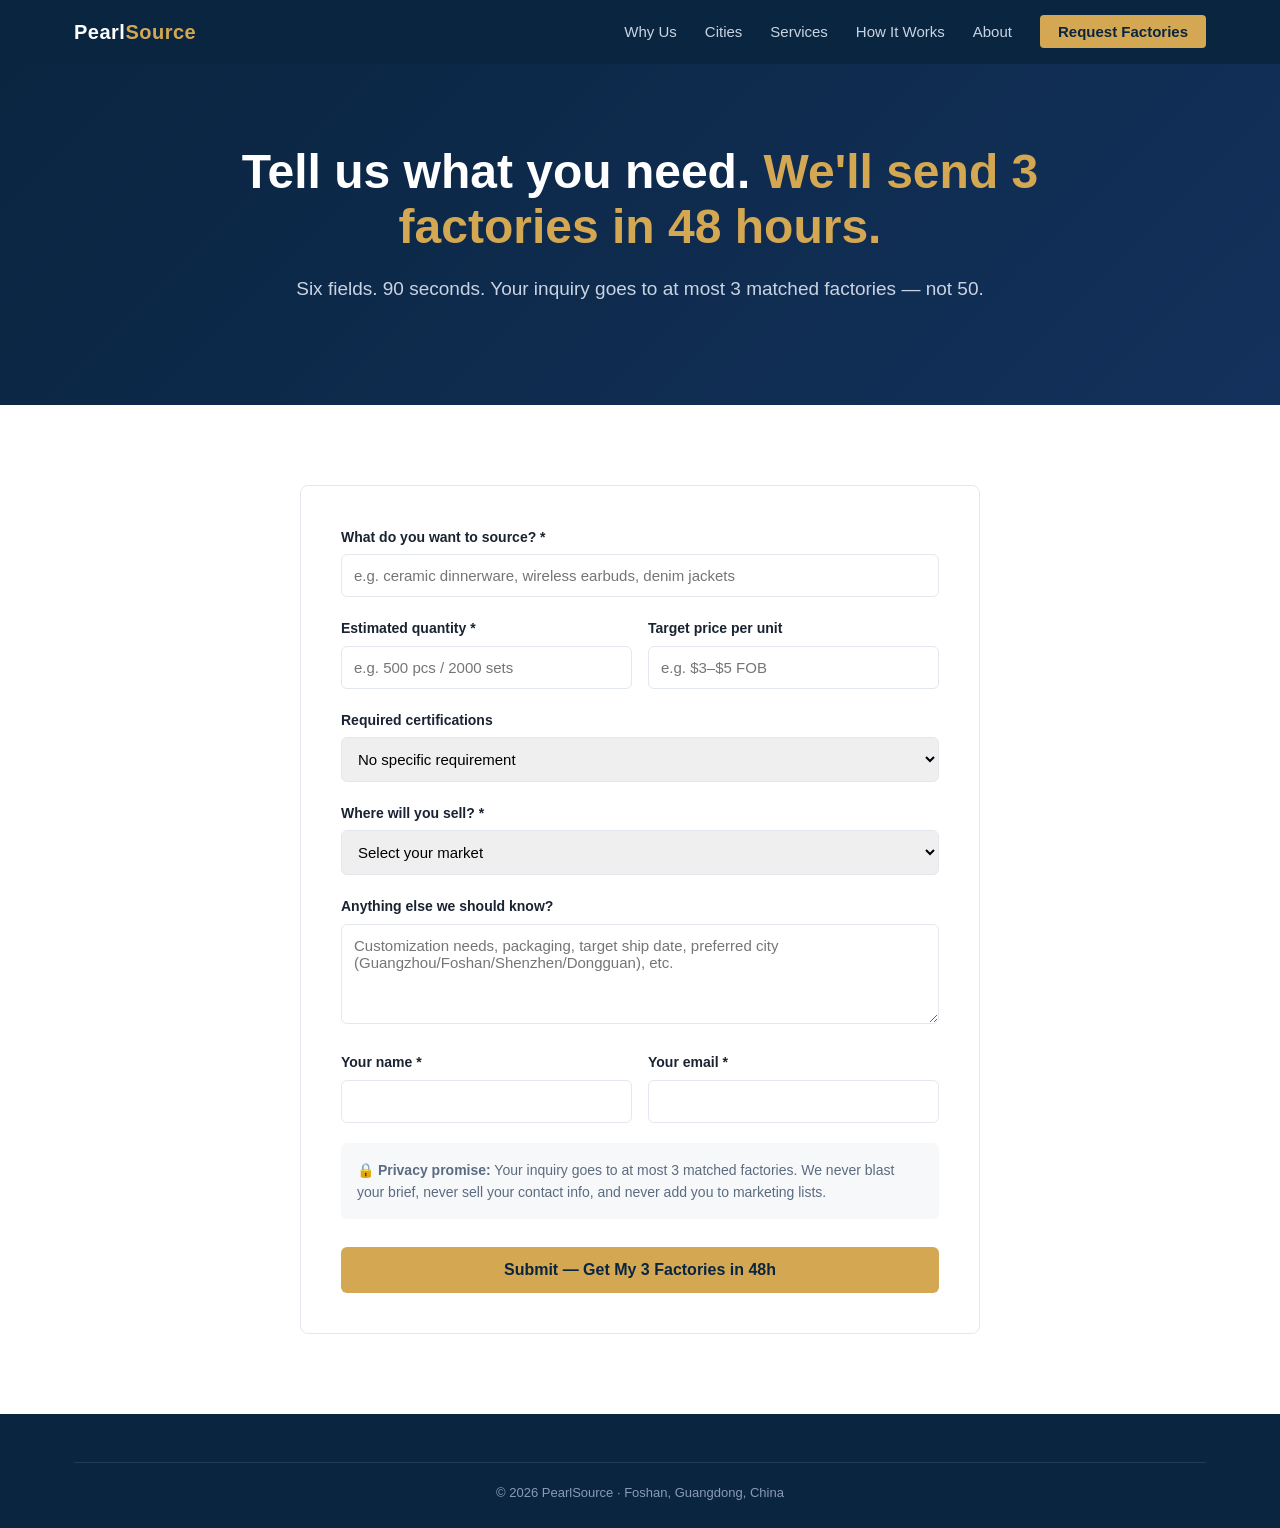
<file: sourcing-request.html>
<!DOCTYPE html>
<html lang="en">
<head>
  <meta charset="UTF-8">
  <meta name="viewport" content="width=device-width, initial-scale=1.0">
  <title>Request 3 Vetted Factories — Free 48-Hour Match | PearlSource</title>
  <meta name="description" content="Tell us your product, quantity and budget. We'll match you with 3 vetted factories in Guangzhou, Foshan, Shenzhen or Dongguan within 48 hours.">
  <link rel="canonical" href="https://pearlsource.pages.dev/sourcing-request.html">
  <link rel="stylesheet" href="/css/style.css">
</head>
<body>

<nav class="nav">
  <div class="container nav-inner">
    <a href="/" class="logo">Pearl<span>Source</span></a>
    <ul class="nav-links">
      <li><a href="/why-us.html">Why Us</a></li>
      <li><a href="/cities.html">Cities</a></li>
      <li><a href="/services.html">Services</a></li>
      <li><a href="/how-it-works.html">How It Works</a></li>
      <li><a href="/about.html">About</a></li>
      <li><a href="/sourcing-request.html" class="nav-cta">Request Factories</a></li>
    </ul>
  </div>
</nav>

<header class="hero">
  <div class="container" style="text-align: center;">
    <h1 style="margin: 0 auto 20px;">Tell us what you need. <em>We'll send 3 factories in 48 hours.</em></h1>
    <p class="lead" style="margin: 0 auto;">Six fields. 90 seconds. Your inquiry goes to at most 3 matched factories — not 50.</p>
  </div>
</header>

<section>
  <div class="container">
    <div class="form-wrap">
      <form action="#" method="post">
        <div class="form-group">
          <label for="product">What do you want to source? *</label>
          <input type="text" id="product" name="product" placeholder="e.g. ceramic dinnerware, wireless earbuds, denim jackets" required>
        </div>

        <div class="form-row">
          <div class="form-group">
            <label for="quantity">Estimated quantity *</label>
            <input type="text" id="quantity" name="quantity" placeholder="e.g. 500 pcs / 2000 sets" required>
          </div>
          <div class="form-group">
            <label for="budget">Target price per unit</label>
            <input type="text" id="budget" name="budget" placeholder="e.g. $3–$5 FOB">
          </div>
        </div>

        <div class="form-group">
          <label for="certifications">Required certifications</label>
          <select id="certifications" name="certifications">
            <option value="">No specific requirement</option>
            <option>CE (EU)</option>
            <option>FDA (US food/drug)</option>
            <option>UL / ETL (US electronics)</option>
            <option>FCC (US electronics)</option>
            <option>RoHS</option>
            <option>ISO 9001</option>
            <option>BSCI / Sedex</option>
            <option>Other (specify in notes)</option>
          </select>
        </div>

        <div class="form-group">
          <label for="market">Where will you sell? *</label>
          <select id="market" name="market" required>
            <option value="">Select your market</option>
            <option>United States</option>
            <option>European Union</option>
            <option>United Kingdom</option>
            <option>Canada</option>
            <option>Australia / New Zealand</option>
            <option>Latin America</option>
            <option>Middle East</option>
            <option>Southeast Asia</option>
            <option>Domestic China</option>
            <option>Other</option>
          </select>
        </div>

        <div class="form-group">
          <label for="notes">Anything else we should know?</label>
          <textarea id="notes" name="notes" placeholder="Customization needs, packaging, target ship date, preferred city (Guangzhou/Foshan/Shenzhen/Dongguan), etc."></textarea>
        </div>

        <div class="form-row">
          <div class="form-group">
            <label for="name">Your name *</label>
            <input type="text" id="name" name="name" required>
          </div>
          <div class="form-group">
            <label for="email">Your email *</label>
            <input type="email" id="email" name="email" required>
          </div>
        </div>

        <div class="form-group" style="background: var(--bg-soft); padding: 16px; border-radius: 6px; font-size: 14px; color: var(--text-mute);">
          🔒 <strong>Privacy promise:</strong> Your inquiry goes to at most 3 matched factories. We never blast your brief, never sell your contact info, and never add you to marketing lists.
        </div>

        <button type="submit" class="btn btn-primary" style="width: 100%; margin-top: 8px;">Submit — Get My 3 Factories in 48h</button>
      </form>
    </div>
  </div>
</section>

<footer>
  <div class="container">
    <div class="footer-bottom">© 2026 PearlSource · Foshan, Guangdong, China</div>
  </div>
</footer>

</body>
</html>
</file>
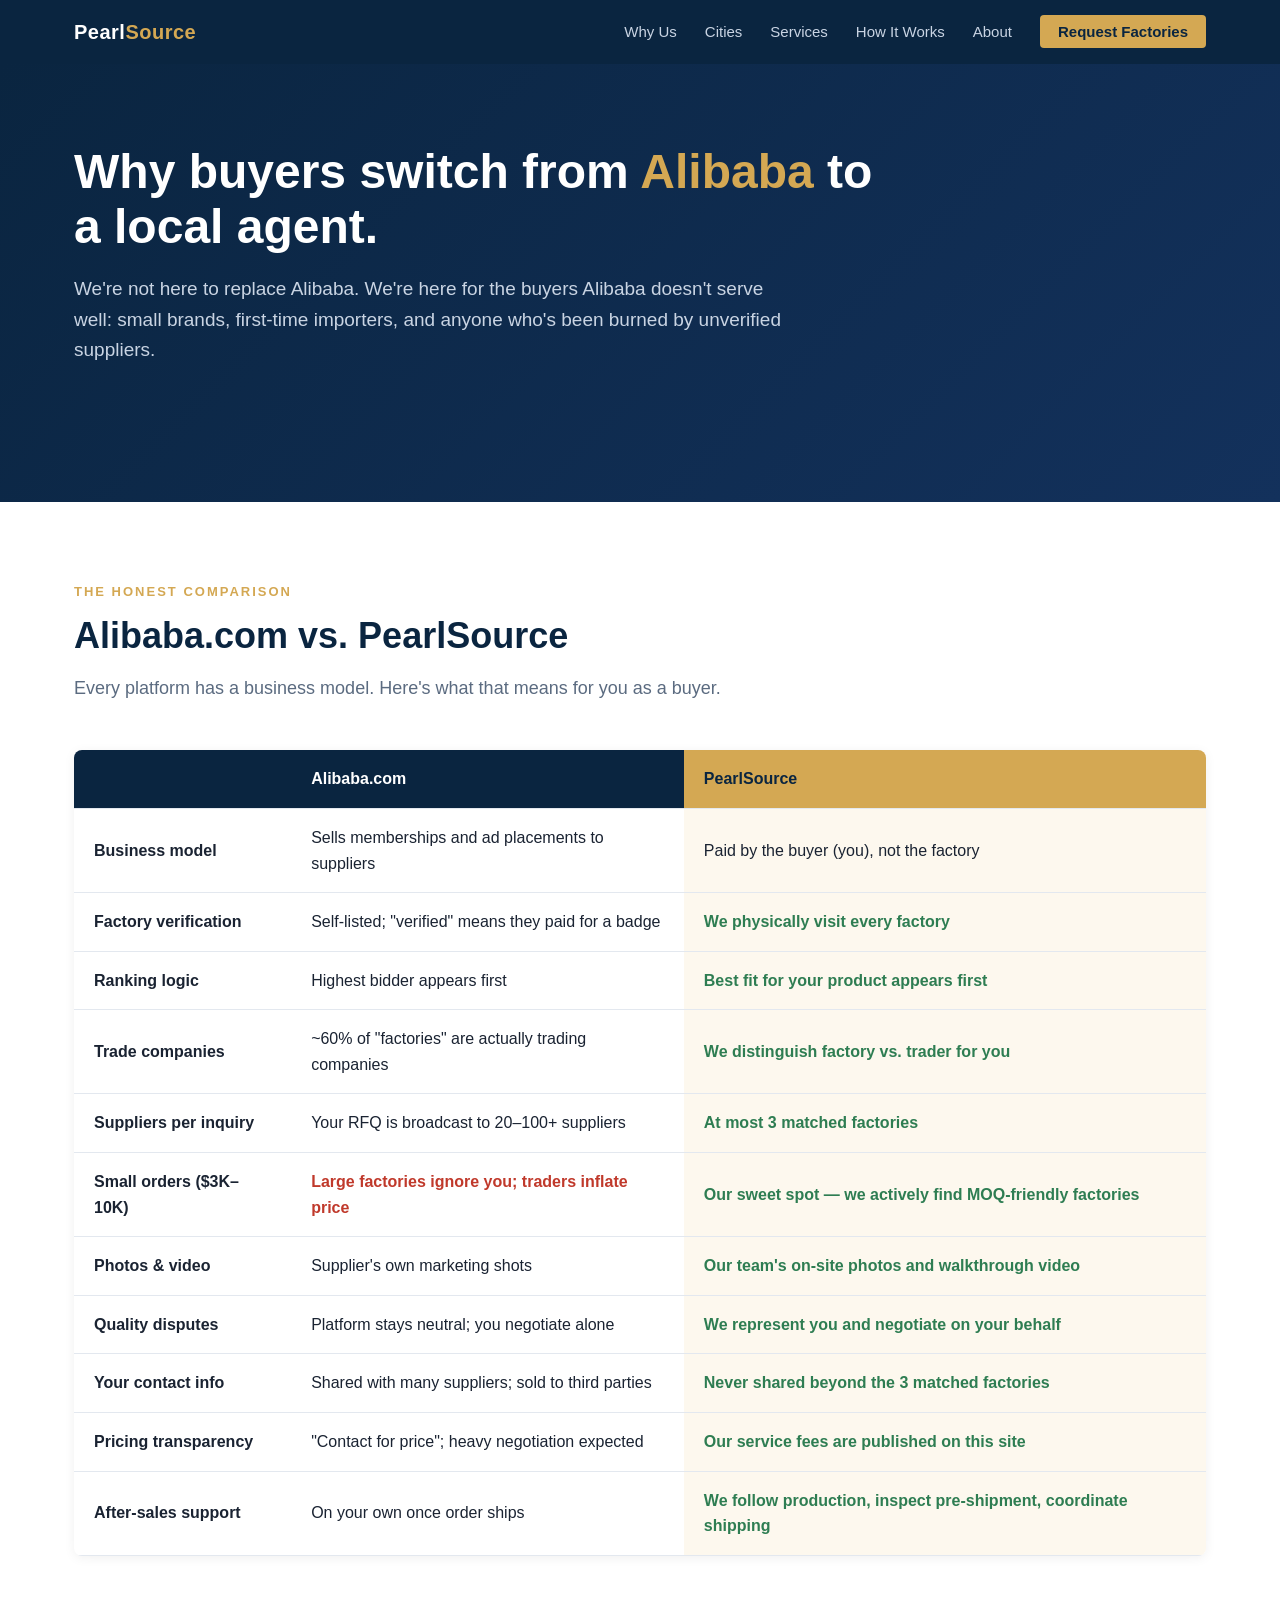
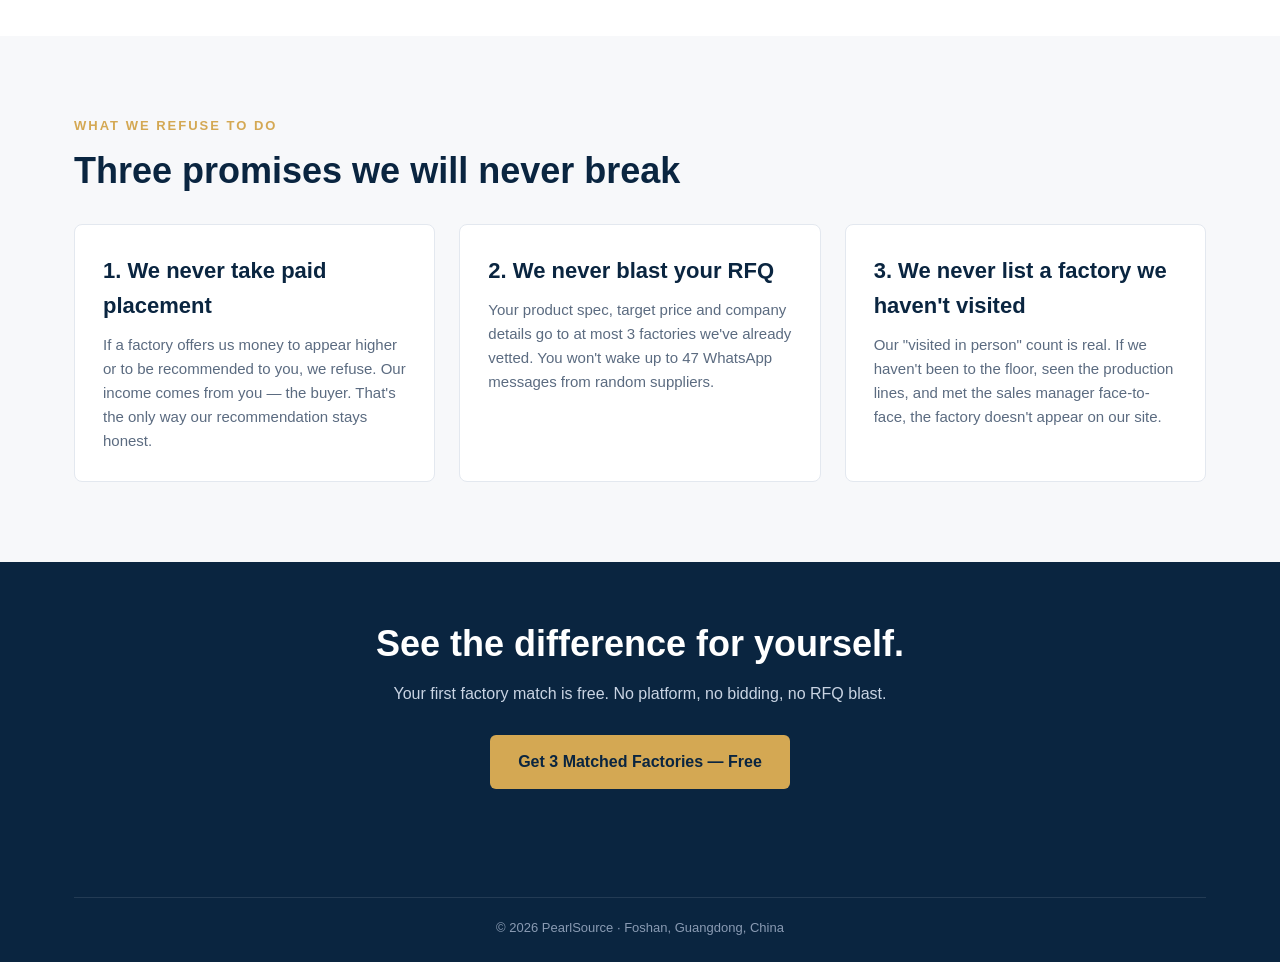
<file: why-us.html>
<!DOCTYPE html>
<html lang="en">
<head>
  <meta charset="UTF-8">
  <meta name="viewport" content="width=device-width, initial-scale=1.0">
  <title>Why PearlSource vs Alibaba — Vetted Factories, Not Paid Listings | PearlSource</title>
  <meta name="description" content="Why overseas buyers switch from Alibaba.com to a local sourcing agent. Real factory visits, no paid ranking, private shortlists, small-order friendly.">
  <link rel="canonical" href="https://pearlsource.pages.dev/why-us.html">
  <link rel="stylesheet" href="/css/style.css">
</head>
<body>

<nav class="nav">
  <div class="container nav-inner">
    <a href="/" class="logo">Pearl<span>Source</span></a>
    <ul class="nav-links">
      <li><a href="/why-us.html">Why Us</a></li>
      <li><a href="/cities.html">Cities</a></li>
      <li><a href="/services.html">Services</a></li>
      <li><a href="/how-it-works.html">How It Works</a></li>
      <li><a href="/about.html">About</a></li>
      <li><a href="/sourcing-request.html" class="nav-cta">Request Factories</a></li>
    </ul>
  </div>
</nav>

<header class="hero">
  <div class="container">
    <h1>Why buyers switch from <em>Alibaba</em> to a local agent.</h1>
    <p class="lead">We're not here to replace Alibaba. We're here for the buyers Alibaba doesn't serve well: small brands, first-time importers, and anyone who's been burned by unverified suppliers.</p>
  </div>
</header>

<section>
  <div class="container">
    <div class="section-label">The honest comparison</div>
    <h2>Alibaba.com vs. PearlSource</h2>
    <p class="section-lead">Every platform has a business model. Here's what that means for you as a buyer.</p>

    <table class="compare">
      <thead>
        <tr>
          <th></th>
          <th>Alibaba.com</th>
          <th class="us">PearlSource</th>
        </tr>
      </thead>
      <tbody>
        <tr><td><strong>Business model</strong></td><td>Sells memberships and ad placements to suppliers</td><td class="us">Paid by the buyer (you), not the factory</td></tr>
        <tr><td><strong>Factory verification</strong></td><td>Self-listed; "verified" means they paid for a badge</td><td class="us"><span class="yes">We physically visit every factory</span></td></tr>
        <tr><td><strong>Ranking logic</strong></td><td>Highest bidder appears first</td><td class="us"><span class="yes">Best fit for your product appears first</span></td></tr>
        <tr><td><strong>Trade companies</strong></td><td>~60% of "factories" are actually trading companies</td><td class="us"><span class="yes">We distinguish factory vs. trader for you</span></td></tr>
        <tr><td><strong>Suppliers per inquiry</strong></td><td>Your RFQ is broadcast to 20–100+ suppliers</td><td class="us"><span class="yes">At most 3 matched factories</span></td></tr>
        <tr><td><strong>Small orders ($3K–10K)</strong></td><td><span class="no">Large factories ignore you; traders inflate price</span></td><td class="us"><span class="yes">Our sweet spot — we actively find MOQ-friendly factories</span></td></tr>
        <tr><td><strong>Photos & video</strong></td><td>Supplier's own marketing shots</td><td class="us"><span class="yes">Our team's on-site photos and walkthrough video</span></td></tr>
        <tr><td><strong>Quality disputes</strong></td><td>Platform stays neutral; you negotiate alone</td><td class="us"><span class="yes">We represent you and negotiate on your behalf</span></td></tr>
        <tr><td><strong>Your contact info</strong></td><td>Shared with many suppliers; sold to third parties</td><td class="us"><span class="yes">Never shared beyond the 3 matched factories</span></td></tr>
        <tr><td><strong>Pricing transparency</strong></td><td>"Contact for price"; heavy negotiation expected</td><td class="us"><span class="yes">Our service fees are published on this site</span></td></tr>
        <tr><td><strong>After-sales support</strong></td><td>On your own once order ships</td><td class="us"><span class="yes">We follow production, inspect pre-shipment, coordinate shipping</span></td></tr>
      </tbody>
    </table>
  </div>
</section>

<section class="alt">
  <div class="container">
    <div class="section-label">What we refuse to do</div>
    <h2>Three promises we will never break</h2>
    <div class="grid-3" style="margin-top: 32px;">
      <div class="card">
        <h3>1. We never take paid placement</h3>
        <p>If a factory offers us money to appear higher or to be recommended to you, we refuse. Our income comes from you — the buyer. That's the only way our recommendation stays honest.</p>
      </div>
      <div class="card">
        <h3>2. We never blast your RFQ</h3>
        <p>Your product spec, target price and company details go to at most 3 factories we've already vetted. You won't wake up to 47 WhatsApp messages from random suppliers.</p>
      </div>
      <div class="card">
        <h3>3. We never list a factory we haven't visited</h3>
        <p>Our "visited in person" count is real. If we haven't been to the floor, seen the production lines, and met the sales manager face-to-face, the factory doesn't appear on our site.</p>
      </div>
    </div>
  </div>
</section>

<section class="cta-band">
  <div class="container">
    <h2>See the difference for yourself.</h2>
    <p>Your first factory match is free. No platform, no bidding, no RFQ blast.</p>
    <a href="/sourcing-request.html" class="btn btn-primary">Get 3 Matched Factories — Free</a>
  </div>
</section>

<footer>
  <div class="container">
    <div class="footer-bottom">© 2026 PearlSource · Foshan, Guangdong, China</div>
  </div>
</footer>

</body>
</html>
</file>
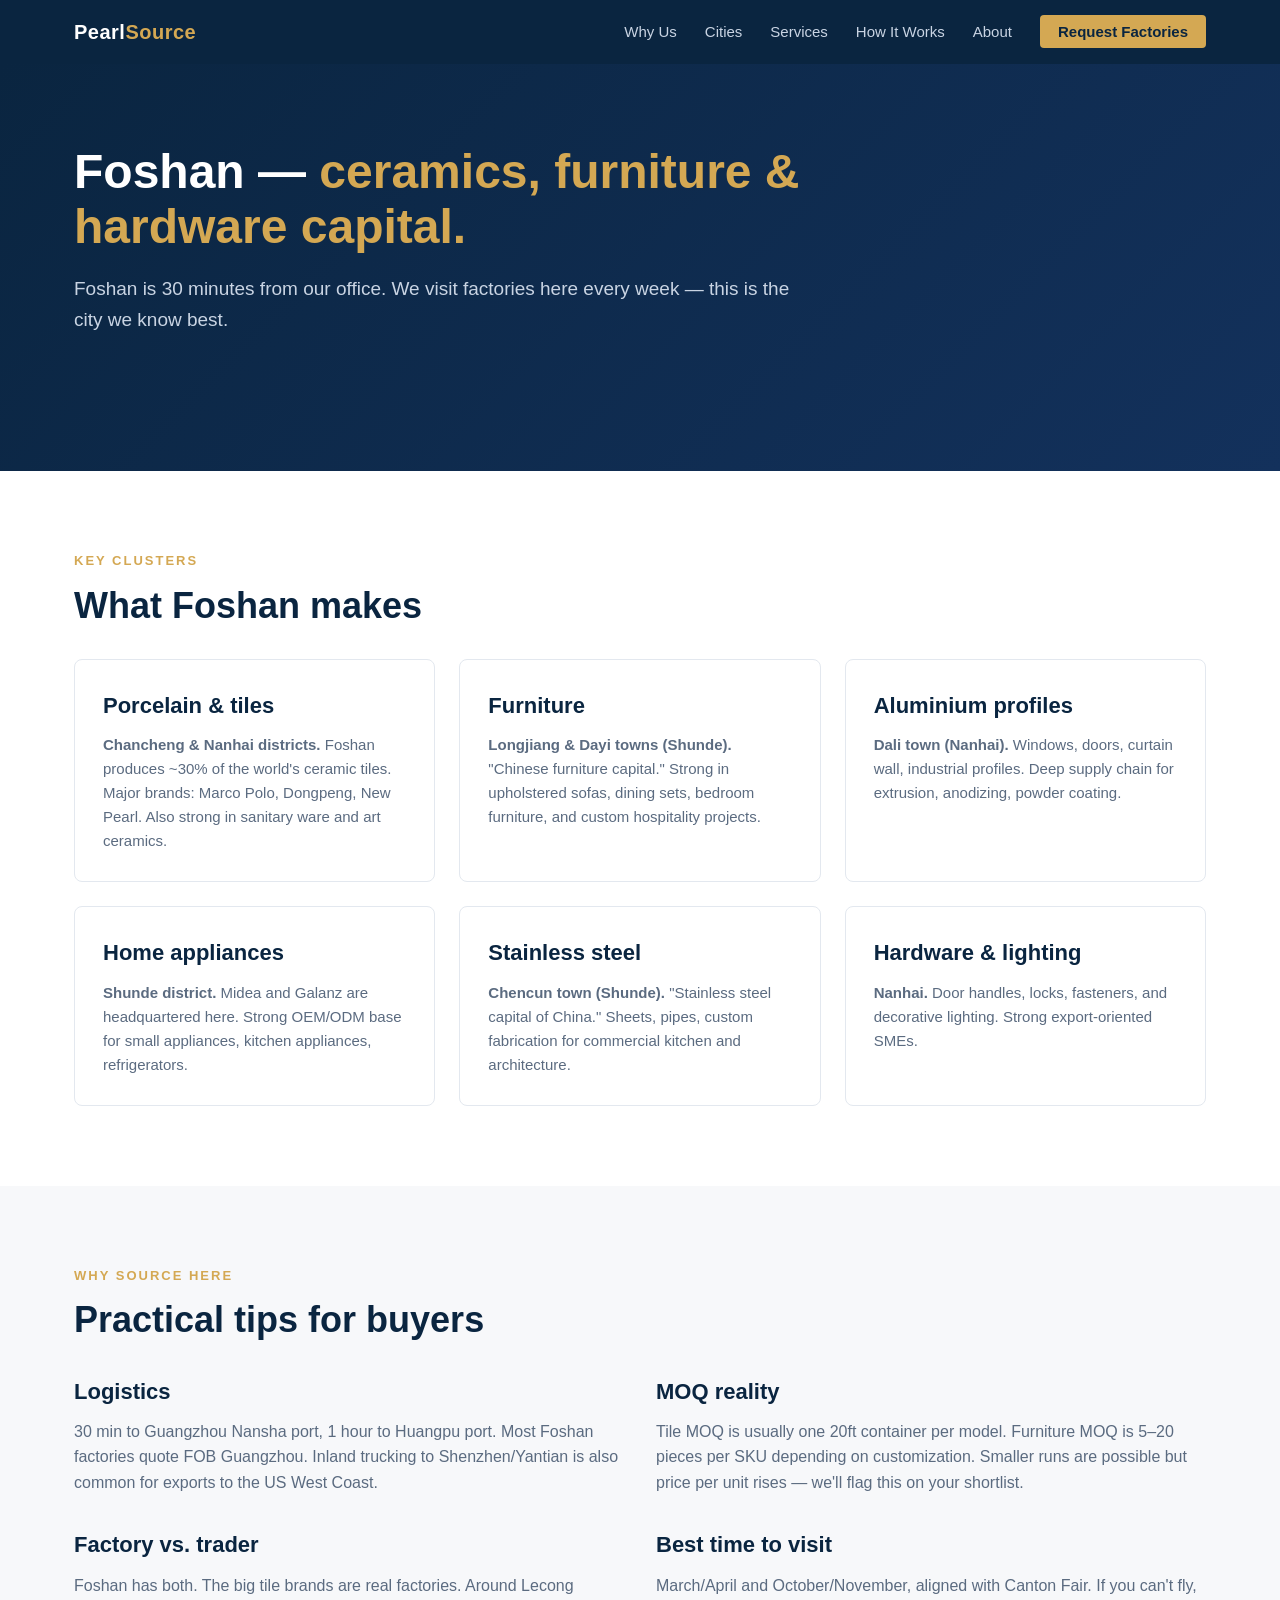
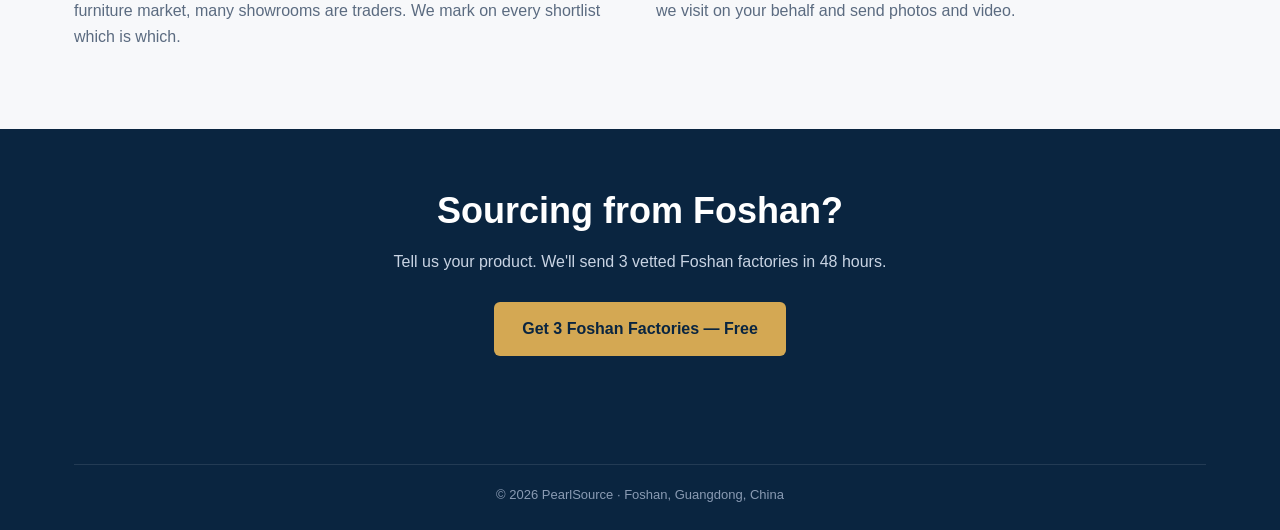
<file: cities/foshan.html>
<!DOCTYPE html>
<html lang="en">
<head>
  <meta charset="UTF-8">
  <meta name="viewport" content="width=device-width, initial-scale=1.0">
  <title>Foshan Factory Sourcing Guide — Ceramics, Furniture, Aluminium | PearlSource</title>
  <meta name="description" content="Sourcing guide for Foshan: the world's largest ceramics cluster, Nanhai furniture, aluminium profiles and home appliances. We visit Foshan factories weekly.">
  <link rel="canonical" href="https://pearlsource.pages.dev/cities/foshan.html">
  <link rel="stylesheet" href="/css/style.css">
</head>
<body>

<nav class="nav">
  <div class="container nav-inner">
    <a href="/" class="logo">Pearl<span>Source</span></a>
    <ul class="nav-links">
      <li><a href="/why-us.html">Why Us</a></li>
      <li><a href="/cities.html">Cities</a></li>
      <li><a href="/services.html">Services</a></li>
      <li><a href="/how-it-works.html">How It Works</a></li>
      <li><a href="/about.html">About</a></li>
      <li><a href="/sourcing-request.html" class="nav-cta">Request Factories</a></li>
    </ul>
  </div>
</nav>

<header class="hero">
  <div class="container">
    <h1>Foshan — <em>ceramics, furniture &amp; hardware capital.</em></h1>
    <p class="lead">Foshan is 30 minutes from our office. We visit factories here every week — this is the city we know best.</p>
  </div>
</header>

<section>
  <div class="container">
    <div class="section-label">Key clusters</div>
    <h2>What Foshan makes</h2>
    <div class="grid-3" style="margin-top: 32px;">
      <div class="card">
        <h3>Porcelain &amp; tiles</h3>
        <p><strong>Chancheng &amp; Nanhai districts.</strong> Foshan produces ~30% of the world's ceramic tiles. Major brands: Marco Polo, Dongpeng, New Pearl. Also strong in sanitary ware and art ceramics.</p>
      </div>
      <div class="card">
        <h3>Furniture</h3>
        <p><strong>Longjiang &amp; Dayi towns (Shunde).</strong> "Chinese furniture capital." Strong in upholstered sofas, dining sets, bedroom furniture, and custom hospitality projects.</p>
      </div>
      <div class="card">
        <h3>Aluminium profiles</h3>
        <p><strong>Dali town (Nanhai).</strong> Windows, doors, curtain wall, industrial profiles. Deep supply chain for extrusion, anodizing, powder coating.</p>
      </div>
      <div class="card">
        <h3>Home appliances</h3>
        <p><strong>Shunde district.</strong> Midea and Galanz are headquartered here. Strong OEM/ODM base for small appliances, kitchen appliances, refrigerators.</p>
      </div>
      <div class="card">
        <h3>Stainless steel</h3>
        <p><strong>Chencun town (Shunde).</strong> "Stainless steel capital of China." Sheets, pipes, custom fabrication for commercial kitchen and architecture.</p>
      </div>
      <div class="card">
        <h3>Hardware &amp; lighting</h3>
        <p><strong>Nanhai.</strong> Door handles, locks, fasteners, and decorative lighting. Strong export-oriented SMEs.</p>
      </div>
    </div>
  </div>
</section>

<section class="alt">
  <div class="container">
    <div class="section-label">Why source here</div>
    <h2>Practical tips for buyers</h2>
    <div class="grid-2" style="margin-top: 32px;">
      <div>
        <h3>Logistics</h3>
        <p style="color: var(--text-mute);">30 min to Guangzhou Nansha port, 1 hour to Huangpu port. Most Foshan factories quote FOB Guangzhou. Inland trucking to Shenzhen/Yantian is also common for exports to the US West Coast.</p>
      </div>
      <div>
        <h3>MOQ reality</h3>
        <p style="color: var(--text-mute);">Tile MOQ is usually one 20ft container per model. Furniture MOQ is 5–20 pieces per SKU depending on customization. Smaller runs are possible but price per unit rises — we'll flag this on your shortlist.</p>
      </div>
      <div>
        <h3>Factory vs. trader</h3>
        <p style="color: var(--text-mute);">Foshan has both. The big tile brands are real factories. Around Lecong furniture market, many showrooms are traders. We mark on every shortlist which is which.</p>
      </div>
      <div>
        <h3>Best time to visit</h3>
        <p style="color: var(--text-mute);">March/April and October/November, aligned with Canton Fair. If you can't fly, we visit on your behalf and send photos and video.</p>
      </div>
    </div>
  </div>
</section>

<section class="cta-band">
  <div class="container">
    <h2>Sourcing from Foshan?</h2>
    <p>Tell us your product. We'll send 3 vetted Foshan factories in 48 hours.</p>
    <a href="/sourcing-request.html" class="btn btn-primary">Get 3 Foshan Factories — Free</a>
  </div>
</section>

<footer>
  <div class="container">
    <div class="footer-bottom">© 2026 PearlSource · Foshan, Guangdong, China</div>
  </div>
</footer>

</body>
</html>
</file>
<file: css/style.css>
/* PearlSource — Guangdong Sourcing Agent
   Style: clean B2B, deep navy + amber accent */

:root {
  --navy: #0a2540;
  --navy-2: #13315c;
  --amber: #d4a853;
  --amber-dark: #b8923f;
  --bg: #ffffff;
  --bg-soft: #f7f8fa;
  --bg-tint: #eef2f7;
  --text: #1a2332;
  --text-mute: #5b6b80;
  --border: #e3e8ef;
  --green: #2e7d52;
  --red: #c0392b;
}

* { box-sizing: border-box; margin: 0; padding: 0; }

html { scroll-behavior: smooth; }

body {
  font-family: -apple-system, BlinkMacSystemFont, "Segoe UI", "Inter", Roboto, "Helvetica Neue", Arial, sans-serif;
  color: var(--text);
  background: var(--bg);
  line-height: 1.6;
  font-size: 16px;
  -webkit-font-smoothing: antialiased;
}

.container {
  max-width: 1180px;
  margin: 0 auto;
  padding: 0 24px;
}

/* ---------- Nav ---------- */
.nav {
  background: var(--navy);
  color: #fff;
  padding: 16px 0;
  position: sticky;
  top: 0;
  z-index: 100;
}
.nav-inner {
  display: flex;
  align-items: center;
  justify-content: space-between;
}
.logo {
  font-size: 20px;
  font-weight: 700;
  color: #fff;
  text-decoration: none;
  letter-spacing: 0.5px;
}
.logo span { color: var(--amber); }
.nav-links {
  display: flex;
  gap: 28px;
  list-style: none;
}
.nav-links a {
  color: #c9d4e3;
  text-decoration: none;
  font-size: 15px;
  transition: color 0.2s;
}
.nav-links a:hover { color: #fff; }
.nav-cta {
  background: var(--amber);
  color: var(--navy) !important;
  padding: 8px 18px;
  border-radius: 4px;
  font-weight: 600;
}
.nav-cta:hover { background: var(--amber-dark); }

/* ---------- Hero ---------- */
.hero {
  background: linear-gradient(135deg, var(--navy) 0%, var(--navy-2) 100%);
  color: #fff;
  padding: 80px 0 100px;
}
.hero h1 {
  font-size: 48px;
  line-height: 1.15;
  font-weight: 800;
  max-width: 820px;
  margin-bottom: 20px;
}
.hero h1 em {
  color: var(--amber);
  font-style: normal;
}
.hero p.lead {
  font-size: 19px;
  color: #c9d4e3;
  max-width: 720px;
  margin-bottom: 36px;
}
.hero-stats {
  display: flex;
  gap: 48px;
  flex-wrap: wrap;
}
.hero-stat .num {
  font-size: 36px;
  font-weight: 800;
  color: var(--amber);
  display: block;
  line-height: 1.1;
}
.hero-stat .label {
  font-size: 14px;
  color: #c9d4e3;
}

/* ---------- Buttons ---------- */
.btn {
  display: inline-block;
  padding: 14px 28px;
  border-radius: 6px;
  text-decoration: none;
  font-weight: 600;
  font-size: 16px;
  transition: all 0.2s;
  border: none;
  cursor: pointer;
}
.btn-primary {
  background: var(--amber);
  color: var(--navy);
}
.btn-primary:hover { background: var(--amber-dark); transform: translateY(-1px); }
.btn-outline {
  background: transparent;
  color: #fff;
  border: 2px solid rgba(255,255,255,0.4);
  margin-left: 12px;
}
.btn-outline:hover { border-color: #fff; }
.btn-ghost {
  background: transparent;
  color: var(--navy);
  border: 2px solid var(--navy);
}
.btn-ghost:hover { background: var(--navy); color: #fff; }

/* ---------- Sections ---------- */
section { padding: 80px 0; }
section.alt { background: var(--bg-soft); }
section.tint { background: var(--bg-tint); }

.section-label {
  color: var(--amber);
  font-weight: 700;
  font-size: 13px;
  text-transform: uppercase;
  letter-spacing: 2px;
  margin-bottom: 12px;
}
h2 {
  font-size: 36px;
  font-weight: 800;
  color: var(--navy);
  margin-bottom: 16px;
  line-height: 1.2;
}
h3 {
  font-size: 22px;
  font-weight: 700;
  color: var(--navy);
  margin-bottom: 10px;
}
.section-lead {
  font-size: 18px;
  color: var(--text-mute);
  max-width: 720px;
  margin-bottom: 48px;
}

/* ---------- Feature cards ---------- */
.grid-4 {
  display: grid;
  grid-template-columns: repeat(4, 1fr);
  gap: 24px;
}
.grid-3 {
  display: grid;
  grid-template-columns: repeat(3, 1fr);
  gap: 24px;
}
.grid-2 {
  display: grid;
  grid-template-columns: repeat(2, 1fr);
  gap: 32px;
}
.card {
  background: #fff;
  border: 1px solid var(--border);
  border-radius: 8px;
  padding: 28px;
}
.card .icon {
  font-size: 32px;
  margin-bottom: 16px;
}
.card p { color: var(--text-mute); font-size: 15px; }

/* ---------- Cities ---------- */
.city-card {
  position: relative;
  border-radius: 8px;
  overflow: hidden;
  min-height: 280px;
  padding: 32px;
  color: #fff;
  display: flex;
  flex-direction: column;
  justify-content: flex-end;
  background: linear-gradient(180deg, rgba(10,37,64,0.3) 0%, rgba(10,37,64,0.9) 100%), var(--navy-2);
}
.city-card h3 { color: #fff; font-size: 26px; }
.city-card .desc { color: #c9d4e3; font-size: 14px; }
.city-card .tags { margin-top: 12px; }
.city-card .tag {
  display: inline-block;
  background: rgba(212,168,83,0.2);
  color: var(--amber);
  padding: 4px 10px;
  border-radius: 12px;
  font-size: 12px;
  margin-right: 6px;
  margin-top: 6px;
}

/* ---------- Steps ---------- */
.step {
  text-align: left;
  padding: 24px;
}
.step .step-num {
  display: inline-block;
  width: 40px;
  height: 40px;
  line-height: 40px;
  border-radius: 50%;
  background: var(--amber);
  color: var(--navy);
  font-weight: 800;
  text-align: center;
  margin-bottom: 16px;
}

/* ---------- Comparison table ---------- */
.compare {
  width: 100%;
  border-collapse: collapse;
  background: #fff;
  border-radius: 8px;
  overflow: hidden;
  box-shadow: 0 2px 12px rgba(0,0,0,0.06);
}
.compare th, .compare td {
  padding: 16px 20px;
  text-align: left;
  border-bottom: 1px solid var(--border);
}
.compare thead th {
  background: var(--navy);
  color: #fff;
  font-weight: 700;
}
.compare thead th.us { background: var(--amber); color: var(--navy); }
.compare td.us { background: #fdf8ee; font-weight: 500; }
.compare .yes { color: var(--green); font-weight: 700; }
.compare .no { color: var(--red); font-weight: 700; }

/* ---------- Pricing ---------- */
.price-card {
  background: #fff;
  border: 1px solid var(--border);
  border-radius: 8px;
  padding: 32px;
  text-align: center;
}
.price-card.featured {
  border: 2px solid var(--amber);
  position: relative;
}
.price-card .badge {
  position: absolute;
  top: -12px;
  left: 50%;
  transform: translateX(-50%);
  background: var(--amber);
  color: var(--navy);
  padding: 4px 14px;
  border-radius: 12px;
  font-size: 12px;
  font-weight: 700;
}
.price-card .price {
  font-size: 40px;
  font-weight: 800;
  color: var(--navy);
  margin: 12px 0;
}
.price-card .price small { font-size: 16px; color: var(--text-mute); font-weight: 400; }
.price-card ul {
  list-style: none;
  text-align: left;
  margin: 20px 0;
}
.price-card li {
  padding: 8px 0;
  border-bottom: 1px solid var(--border);
  font-size: 14px;
  color: var(--text-mute);
}
.price-card li:before { content: "✓ "; color: var(--green); font-weight: 700; }

/* ---------- CTA band ---------- */
.cta-band {
  background: var(--navy);
  color: #fff;
  padding: 60px 0;
  text-align: center;
}
.cta-band h2 { color: #fff; }
.cta-band p { color: #c9d4e3; margin-bottom: 28px; }

/* ---------- Form ---------- */
.form-wrap {
  max-width: 680px;
  margin: 0 auto;
  background: #fff;
  padding: 40px;
  border-radius: 8px;
  border: 1px solid var(--border);
}
.form-group { margin-bottom: 20px; }
.form-group label {
  display: block;
  font-weight: 600;
  margin-bottom: 6px;
  font-size: 14px;
}
.form-group input,
.form-group select,
.form-group textarea {
  width: 100%;
  padding: 12px;
  border: 1px solid var(--border);
  border-radius: 6px;
  font-size: 15px;
  font-family: inherit;
}
.form-group textarea { min-height: 100px; }
.form-row {
  display: grid;
  grid-template-columns: 1fr 1fr;
  gap: 16px;
}

/* ---------- Footer ---------- */
footer {
  background: var(--navy);
  color: #c9d4e3;
  padding: 48px 0 24px;
  font-size: 14px;
}
.footer-grid {
  display: grid;
  grid-template-columns: 2fr 1fr 1fr 1fr;
  gap: 32px;
  margin-bottom: 32px;
}
footer h4 { color: #fff; margin-bottom: 12px; font-size: 15px; }
footer a { color: #c9d4e3; text-decoration: none; display: block; padding: 4px 0; }
footer a:hover { color: var(--amber); }
.footer-bottom {
  border-top: 1px solid rgba(255,255,255,0.1);
  padding-top: 20px;
  text-align: center;
  font-size: 13px;
  color: #8a9bb3;
}

/* ---------- Responsive ---------- */
@media (max-width: 900px) {
  .grid-4 { grid-template-columns: repeat(2, 1fr); }
  .grid-3 { grid-template-columns: 1fr; }
  .grid-2 { grid-template-columns: 1fr; }
  .hero h1 { font-size: 34px; }
  .nav-links { display: none; }
  .footer-grid { grid-template-columns: 1fr 1fr; }
  .form-row { grid-template-columns: 1fr; }
}
</file>
